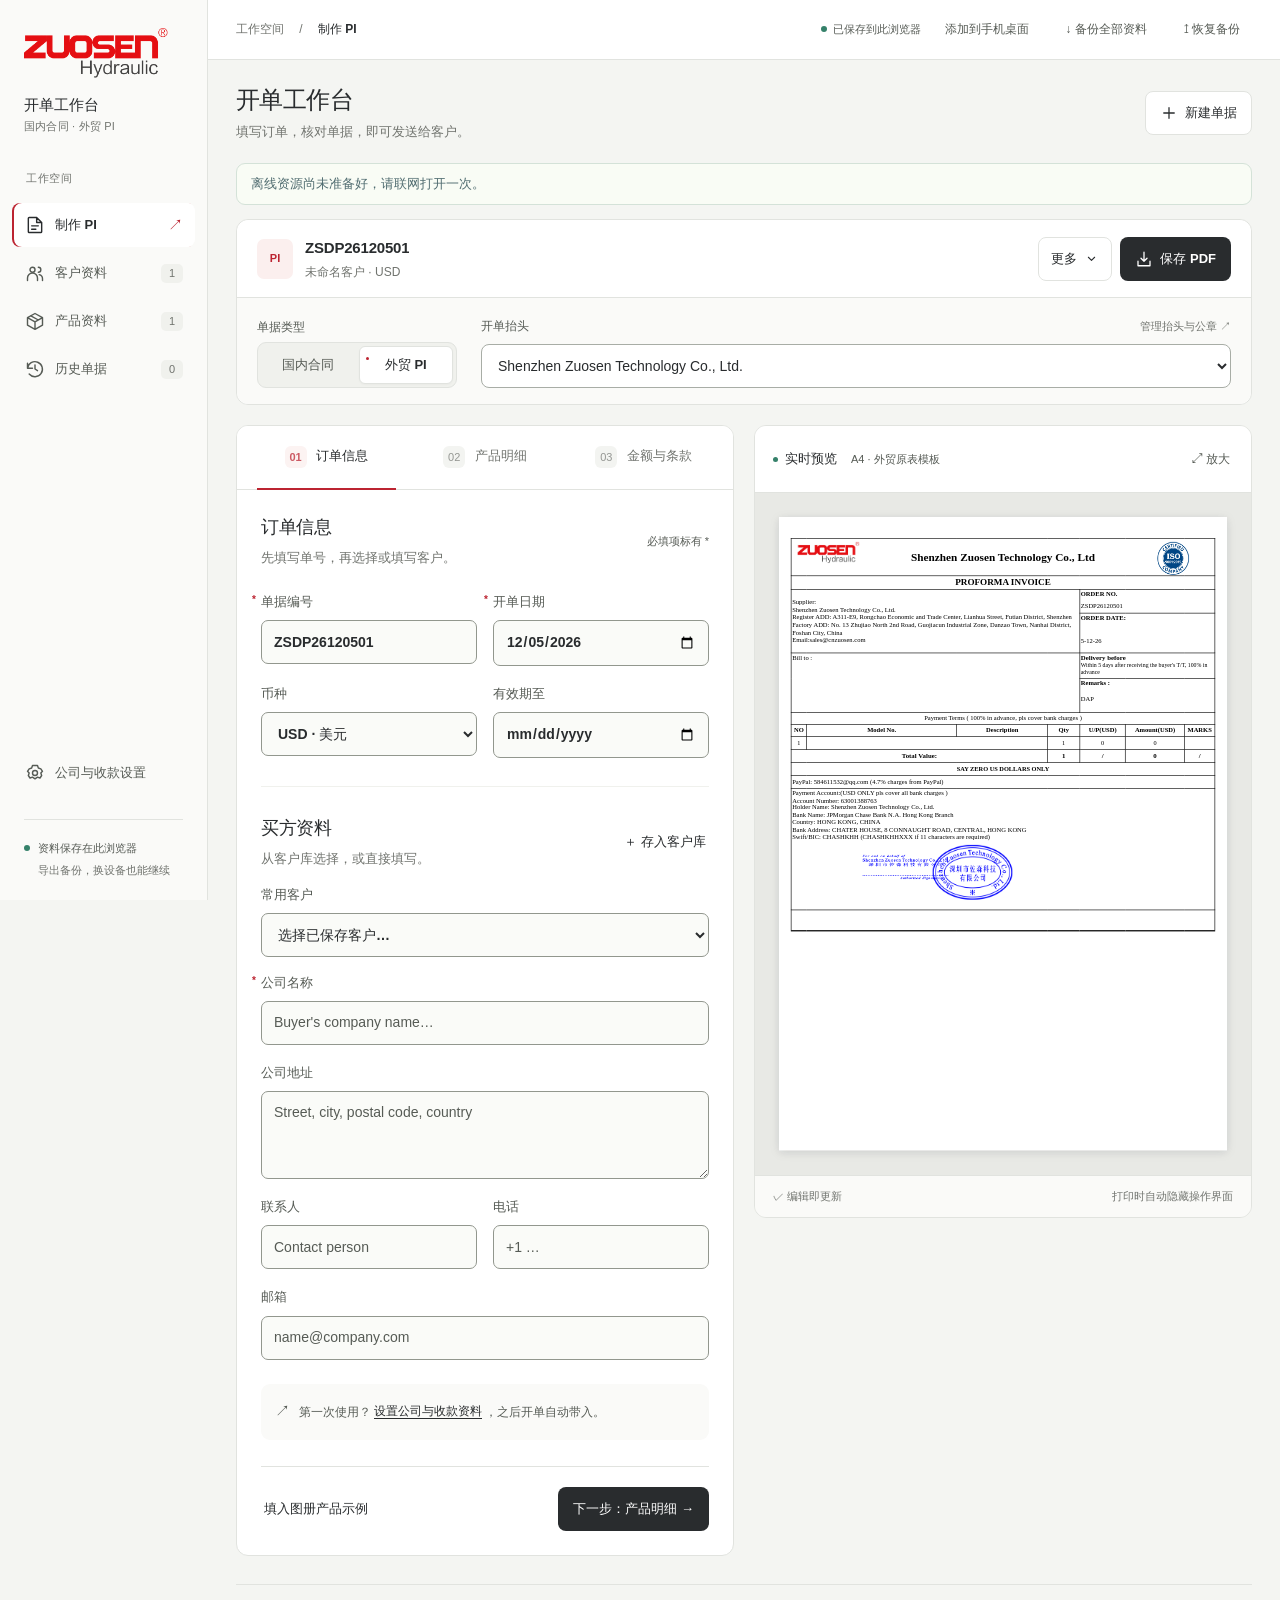
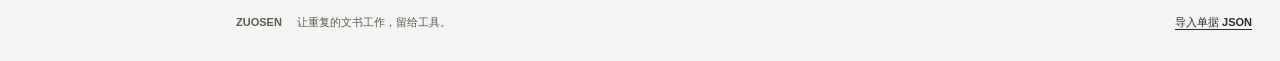
<file: index.html>
<!doctype html>
<html lang="zh-CN">
<head>
  <meta charset="utf-8">
  <meta name="viewport" content="width=device-width, initial-scale=1, viewport-fit=cover">
  <meta name="theme-color" content="#fafaf8">
  <meta name="description" content="快速制作专业形式发票。实时预览、自动计算、Excel 导出和 PDF 打印，资料保存在本机。">
  <title>ZUOSEN · 国内合同与外贸 PI</title>
  <link rel="icon" href="./assets/zuosen-brand-square.jpg" type="image/jpeg">
  <link rel="manifest" href="./manifest.webmanifest">
  <link rel="apple-touch-icon" sizes="180x180" href="./assets/apple-touch-icon.png">
  <meta name="apple-mobile-web-app-capable" content="yes">
  <meta name="apple-mobile-web-app-status-bar-style" content="default">
  <meta name="apple-mobile-web-app-title" content="ZUOSEN PI">
  <meta name="mobile-web-app-capable" content="yes">
  <link rel="stylesheet" href="./install.css?v=20261011-1">
  <link rel="stylesheet" href="./styles.css?v=20261011-1">
  <link rel="stylesheet" href="./mobile.css?v=20261011-1">
  <link rel="stylesheet" href="./template.css?v=20261011-1">
  <link rel="stylesheet" href="./domestic.css?v=20261011-1">
  <link rel="stylesheet" href="./studio-ui.css?v=20261011-1">
  <script defer src="./pi-utils.js?v=20261011-1"></script>
  <script defer src="./domestic-template.js?v=20261011-1"></script>
  <script defer src="./pi-pdf.js?v=20261011-1"></script>
  <script defer src="./app.js?v=20261011-1"></script>
  <script defer src="./offline.js?v=20261011-1"></script>
  <script defer src="./install.js?v=20261011-1"></script>
</head>
<body>
  <a class="skip-link" href="#main">跳到主要内容</a>
  <header class="mobile-header mobile-only no-print"><div class="mobile-header-brand"><span class="mobile-brand-mark"><img width="105" height="36" src="./assets/zuosen-logo-transparent.png" alt="ZUOSEN Hydraulic"></span><div><strong id="mobile-header-title">开单工作台</strong><span id="mobile-header-status">草稿自动保存在本机</span></div></div><button class="mobile-more-button" id="mobile-more" aria-label="更多操作" aria-haspopup="dialog"><svg viewBox="0 0 24 24" aria-hidden="true"><circle cx="5" cy="12" r="1.5"/><circle cx="12" cy="12" r="1.5"/><circle cx="19" cy="12" r="1.5"/></svg></button></header>
  <aside class="sidebar no-print">
    <a class="brand" href="#editor" data-view="editor" aria-label="ZUOSEN 开单工作台首页"><span class="brand-logo"><img width="150" height="52" src="./assets/zuosen-logo-transparent.png" alt="ZUOSEN Hydraulic"></span><span class="brand-caption">开单工作台<small>国内合同 · 外贸 PI</small></span></a>
    <div class="nav-caption">工作空间</div>
    <nav aria-label="主要导航">
      <button class="nav-item active" data-view="editor"><span class="nav-icon" aria-hidden="true"><svg viewBox="0 0 24 24" aria-hidden="true"><path d="M14 3H5a1 1 0 0 0-1 1v16a1 1 0 0 0 1 1h14a1 1 0 0 0 1-1V9zM14 3v6h6M8 13h8M8 17h5"/></svg></span>制作 PI<span class="nav-arrow">↗</span></button>
      <button class="nav-item" data-view="customers"><span class="nav-icon" aria-hidden="true"><svg viewBox="0 0 24 24" aria-hidden="true"><circle cx="9" cy="8" r="3"/><path d="M3 21v-3a6 6 0 0 1 12 0v3M16 5a3 3 0 0 1 0 6M17 14a5 5 0 0 1 4 5v2"/></svg></span>客户资料<span class="nav-count" id="customer-count">0</span></button>
      <button class="nav-item" data-view="products"><span class="nav-icon" aria-hidden="true"><svg viewBox="0 0 24 24" aria-hidden="true"><path d="m12 3 9 5-9 5-9-5zM3 8v9l9 5 9-5V8M12 13v9M7 5.8l9 5"/></svg></span>产品资料<span class="nav-count" id="product-count">0</span></button>
      <button class="nav-item" data-view="history"><span class="nav-icon" aria-hidden="true"><svg viewBox="0 0 24 24" aria-hidden="true"><path d="M3 11a9 9 0 1 1 2 7M3 5v6h6M12 7v5l3 2"/></svg></span>历史单据<span class="nav-count" id="history-count">0</span></button>
    </nav>
    <div class="sidebar-bottom">
      <button class="nav-item" data-view="settings"><span class="nav-icon" aria-hidden="true"><svg viewBox="0 0 24 24" aria-hidden="true"><circle cx="12" cy="12" r="3"/><path d="m9 3-1 3-3 1-2 3 2 2-1 3 2 3 3-1 3 2 3-2 3 1 2-3-1-3 2-2-2-3-3-1-1-3z"/></svg></span>公司与收款设置</button>
      <div class="local-note"><span class="status-dot"></span><div>资料保存在此浏览器<small>导出备份，换设备也能继续</small></div></div>
    </div>
  </aside>

  <div class="workspace">
    <header class="topbar no-print"><div class="breadcrumb">工作空间 <span>/</span> <strong id="breadcrumb-current">制作 PI</strong></div><div class="topbar-right"><span id="save-status" class="save-status" role="status"><span class="status-dot"></span>准备就绪</span><button class="button small ghost" type="button" data-install-app><span data-install-label>添加到手机桌面</span></button><button class="button small ghost" id="backup-all">↓ 备份全部资料</button><button class="button small ghost" id="restore-all">↥ 恢复备份</button></div></header>
    <main id="main">
      <section id="view-editor" class="view active">
        <div class="page-heading no-print"><div><h1>开单工作台</h1><p>填写订单，核对单据，即可发送给客户。</p></div><button class="button secondary" id="new-invoice"><svg class="ui-icon" viewBox="0 0 24 24" aria-hidden="true"><path d="M12 5v14M5 12h14"/></svg>新建单据</button></div>
        <p class="offline-readiness no-print" id="offline-readiness" role="status" aria-live="polite" hidden></p>
        <div class="document-header no-print">
        <div class="action-bar no-print"><div class="document-name"><span class="doc-badge">PI</span><div><strong id="document-number">新建形式发票</strong><span id="document-subtitle">未命名客户 · USD</span></div></div><div class="action-buttons"><details class="document-tools" id="document-tools"><summary class="button secondary" aria-label="更多单据操作">更多<svg class="ui-icon" viewBox="0 0 24 24" aria-hidden="true"><path d="m7 10 5 5 5-5"/></svg></summary><div class="document-tools-menu" aria-label="单据操作"><button class="button secondary" id="save-invoice">保存到历史</button><button class="button secondary" id="export-excel"><svg class="ui-icon" viewBox="0 0 24 24" aria-hidden="true"><path d="M12 3v12m-4-4 4 4 4-4M4 15v6h16v-6"/></svg>Excel</button><button class="button secondary" id="print-invoice"><svg class="ui-icon" viewBox="0 0 24 24" aria-hidden="true"><path d="M6 9V3h12v6M6 18H3V9h18v9h-3M6 14h12v7H6zM17 11h1"/></svg>打印</button><button class="button ghost" id="export-json" title="保存当前 PI 数据，可在其他设备导入"><svg class="ui-icon" viewBox="0 0 24 24" aria-hidden="true"><path d="M14 3H5v18h14V8zM14 3v5h5M12 11v7m-3-3 3 3 3-3"/></svg>单据备份</button></div></details><button class="button primary" id="save-local" title="直接下载含公章的 A4 PDF 文件"><svg class="ui-icon" viewBox="0 0 24 24" aria-hidden="true"><path d="M12 3v12m-4-4 4 4 4-4M4 15v6h16v-6"/></svg>保存 PDF</button></div></div>
        <section class="document-context no-print" aria-label="单据类型与开单抬头">
          <div class="market-field"><span>单据类型</span><div class="market-switch" role="group" aria-label="选择国内或外贸"><button type="button" class="market-option" data-market="domestic" aria-pressed="false">国内合同<span>人民币 · 中文</span></button><button type="button" class="market-option" data-market="international" aria-pressed="true">外贸 PI<span>外币 · 英文</span></button></div></div>
          <details class="company-context" id="issuer-details" open><summary class="issuer-summary mobile-only"><span>开单抬头</span><strong id="issuer-summary-name">当前公司</strong></summary><div class="company-select-row"><div class="company-label-row"><label for="company-profile-select">开单抬头</label><button type="button" class="text-button" id="manage-company-profiles">管理抬头与公章 <span aria-hidden="true">↗</span></button></div><select id="company-profile-select" name="companyProfile" aria-describedby="company-context-note"></select></div><p class="company-context-note" id="company-context-note">抬头与公章对应保存，每份单据都可单独调整。</p></details>
        </section>
        </div>
        <div class="editor-layout">
          <section class="editor-panel no-print" aria-label="PI 编辑表单">
            <div class="editor-tabs" role="tablist" aria-label="编辑步骤">
              <button class="editor-tab active" id="tab-order" role="tab" aria-selected="true" aria-controls="panel-order" data-panel="order"><span>01</span> 订单信息</button>
              <button class="editor-tab" id="tab-items" role="tab" aria-selected="false" aria-controls="panel-items" data-panel="items"><span>02</span> 产品明细</button>
              <button class="editor-tab" id="tab-terms" role="tab" aria-selected="false" aria-controls="panel-terms" data-panel="terms"><span>03</span> 金额与条款</button>
              <button class="editor-tab mobile-only" id="tab-preview" role="tab" aria-selected="false" aria-controls="invoice-preview-panel" data-panel="preview"><span>04</span> 预览</button>
            </div>

            <div id="panel-order" class="editor-content tab-panel active" role="tabpanel" aria-labelledby="tab-order">
              <div class="section-title"><div><h2>订单信息</h2><p>先填写单号，再选择或填写客户。</p></div><span class="subtle-tag">必填项标有 *</span></div>
              <div class="form-grid order-meta-grid">
                <label class="meta-number">单据编号 <span class="required">*</span><input data-field="meta.number" autocomplete="off" placeholder="例：PI20261009-001" maxlength="100"></label>
                <label>开单日期 <span class="required">*</span><input data-field="meta.date" type="date"></label>
                <label>币种<select data-field="meta.currency"><option value="USD">USD · 美元</option><option value="EUR">EUR · 欧元</option><option value="CNY">CNY · 人民币</option><option value="GBP">GBP · 英镑</option></select></label>
                <details class="meta-extra-details" id="meta-extra-details" open><summary class="mobile-only">有效期 <span>选填</span></summary><label>有效期至<input data-field="meta.validUntil" type="date"></label></details>
              </div>
              <div class="section-divider"></div>
              <div class="section-title compact"><div><h2>买方资料</h2><p>从客户库选择，或直接填写。</p></div><button class="text-button" id="save-customer">＋ 存入客户库</button></div>
              <label class="full-label">常用客户<select id="customer-select"><option value="">选择已保存客户…</option></select></label>
              <div class="form-grid">
                <label class="span-2">公司名称 <span class="required">*</span><input data-field="buyer.name" placeholder="Buyer's company name" autocomplete="organization" maxlength="200"></label>
                <details class="buyer-details span-2" id="buyer-details" open><summary class="mobile-only">地址与联系方式 <span>选填</span></summary><div class="form-grid"><label class="span-2">公司地址<textarea data-field="buyer.address" placeholder="Street, city, postal code, country" rows="2" maxlength="2000"></textarea></label>
                <label>联系人<input data-field="buyer.contact" placeholder="Contact person" maxlength="200"></label>
                <label>电话<input data-field="buyer.phone" type="tel" placeholder="+1 …" maxlength="80"></label>
                <label class="span-2">邮箱<input data-field="buyer.email" type="email" placeholder="name@company.com" maxlength="254"></label></div></details>
              </div>
              <div class="info-note"><span>↗</span><div>第一次使用？<button class="inline-button" data-view="settings">设置公司与收款资料</button>，之后开单自动带入。</div></div>
              <div class="panel-footer"><button class="text-button" id="load-demo">填入图册产品示例</button><button class="button primary" data-next="items">下一步：产品明细 →</button></div>
            </div>

            <div id="panel-items" class="editor-content tab-panel" role="tabpanel" aria-labelledby="tab-items" hidden>
              <div class="section-title"><div><h2>产品明细</h2><p>数量 × 单价，金额自动计算。</p></div><button class="button small secondary" id="add-item">＋ 添加产品</button></div>
              <label class="full-label">从产品库添加<select id="product-select"><option value="">选择已保存产品…</option></select></label>
              <div id="items-editor"></div>
              <button class="add-item-area" id="add-item-bottom">＋ 再添加一项产品</button>
              <div class="items-summary"><span>产品小计 <small id="items-count">0 项</small></span><strong id="items-subtotal">USD 0.00</strong></div>
              <div class="panel-footer"><button class="button ghost" data-next="order">← 订单信息</button><button class="button primary" data-next="terms">下一步：金额与条款 →</button></div>
            </div>

            <div id="panel-terms" class="editor-content tab-panel" role="tabpanel" aria-labelledby="tab-terms" hidden>
              <div class="section-title"><div><h2>金额与条款</h2><p>确认费用、交付与付款约定。</p></div></div>
              <div class="form-grid">
                <label>运费<input data-field="adjustments.shipping" type="number" min="0" step="0.01" inputmode="decimal"></label>
                <label>其他费用<input data-field="adjustments.other" type="number" min="0" step="0.01" inputmode="decimal"></label>
                <label>折扣金额<input data-field="adjustments.discount" type="number" min="0" step="0.01" inputmode="decimal"></label>
                <label>订金比例（%）<input data-field="adjustments.depositPercent" type="number" min="0" max="100" step="0.01" inputmode="decimal"></label>
              </div>
              <div class="total-card"><div><span>订单总额</span><strong id="total-display">USD 0.00</strong></div><div class="deposit-breakdown"><span>订金 <b id="deposit-display">0.00</b></span><span>尾款 <b id="balance-display">0.00</b></span></div></div>
              <div class="form-grid">
                <label>贸易条款<select data-field="meta.incoterm"><option value="">请选择</option><option>EXW</option><option>FCA</option><option>FOB</option><option>CFR</option><option>CIF</option><option>CPT</option><option>CIP</option><option>DAP</option><option>DPU</option><option>DDP</option><option>FAS</option></select></label>
                <label>指定地点 / 港口<input data-field="meta.port" placeholder="例：DAP Berlin, Germany" maxlength="200"></label>
                <label class="span-2">交货期<input data-field="meta.leadTime" placeholder="例：Within 25 days after receipt of deposit" maxlength="200"></label>
                <label class="span-2">付款条款<textarea data-field="meta.paymentTerms" rows="3" placeholder="例：30% T/T deposit, 70% balance before shipment." maxlength="2000"></textarea></label>
                <label class="span-2">备注 / 其他约定<textarea data-field="notes" rows="3" placeholder="Packaging, warranty, shipping instructions…" maxlength="8000"></textarea></label>
              </div>
              <details class="bank-details"><summary>本单卖方与收款资料 <span>点击展开编辑</span></summary><div id="invoice-seller-fields" class="form-grid"></div><div id="invoice-bank-fields" class="form-grid"></div></details>
              <details class="bank-details" id="domestic-terms-details" hidden><summary>国内合同约定 <span>价税、验收与质保</span></summary><div id="invoice-domestic-fields" class="form-grid"></div></details>
              <div class="invoice-seal-control"><label for="invoice-seal-select">本单公章<select id="invoice-seal-select" name="invoiceSeal"></select></label><div class="invoice-seal-summary" id="invoice-seal-summary"></div><button type="button" class="text-button" id="manage-invoice-seal">替换公章图片 <span aria-hidden="true">↗</span></button></div>
              <div class="panel-footer"><button class="button ghost" data-next="items">← 产品明细</button><button class="button primary" id="finish-invoice">检查并保存 PDF →</button></div>
            </div>
            <div id="validation" class="validation" role="alert" hidden></div>
          </section>

          <section class="preview-panel" id="invoice-preview-panel" aria-label="PI 实时预览" tabindex="0">
            <div class="preview-toolbar no-print"><div><span class="live-dot"></span><strong>实时预览</strong><span class="preview-size">A4 · 原表模板 · 含公章</span></div><div class="preview-tools"><button class="text-button mobile-only" id="preview-zoom" aria-pressed="false">100% 阅读</button><button class="text-button" id="expand-preview">⤢ 放大</button></div></div>
            <div class="mobile-preview-hint mobile-only no-print" id="preview-hint">点「100% 阅读」查看细节，左右滑动单据。</div>
            <div class="preview-stage" id="preview-stage"><div id="invoice-viewport"><article id="invoice" class="invoice-paper" lang="en" aria-label="Proforma invoice"></article></div></div>
            <div class="preview-foot no-print"><span>✓ 编辑即更新</span><span>打印时自动隐藏操作界面</span></div>
          </section>
        </div>
        <aside class="install-card no-print" id="install-card" aria-label="手机桌面入口"><img width="36" height="36" src="./assets/pwa-icon-192.png" alt=""><div><strong>添加到手机桌面</strong><small>下次点 ZUOSEN 图标，直接开单</small></div><button class="button secondary" type="button" data-install-app aria-label="添加到手机桌面">添加</button></aside>
      </section>

      <section id="view-customers" class="view no-print" hidden></section>
      <section id="view-products" class="view no-print" hidden></section>
      <section id="view-history" class="view no-print" hidden></section>
      <section id="view-settings" class="view no-print" hidden></section>
      <footer class="workspace-footer no-print"><span translate="no">ZUOSEN</span><span>让重复的文书工作，留给工具。</span><button class="inline-button" id="import-invoice">导入单据 JSON</button></footer>
    </main>
  </div>

  <div class="mobile-action-dock mobile-only no-print" id="mobile-dock"><div class="mobile-dock-total"><small>订单总额</small><strong id="mobile-total">USD 0.00</strong><span id="mobile-step-label">第 1 / 4 步</span></div><button class="button secondary" id="mobile-preview-btn">预览</button><button class="button primary" id="mobile-next">下一步 →</button></div>
  <nav class="mobile-nav mobile-only no-print" aria-label="手机工作区导航">
    <button class="mobile-nav-item active" data-view="editor"><svg viewBox="0 0 24 24" aria-hidden="true"><path d="M14 3H5a1 1 0 0 0-1 1v16a1 1 0 0 0 1 1h14a1 1 0 0 0 1-1V9zM14 3v6h6M8 13h8M8 17h5"/></svg><span>制作</span></button>
    <button class="mobile-nav-item" data-view="customers"><svg viewBox="0 0 24 24" aria-hidden="true"><circle cx="9" cy="8" r="3"/><path d="M3 21v-3a6 6 0 0 1 12 0v3M16 5a3 3 0 0 1 0 6M17 14a5 5 0 0 1 4 5v2"/></svg><span>客户</span></button>
    <button class="mobile-nav-item" data-view="products"><svg viewBox="0 0 24 24" aria-hidden="true"><path d="m12 3 9 5-9 5-9-5zM3 8v9l9 5 9-5V8M12 13v9M7 5.8l9 5"/></svg><span>产品</span></button>
    <button class="mobile-nav-item" data-view="history"><svg viewBox="0 0 24 24" aria-hidden="true"><path d="M3 11a9 9 0 1 1 2 7M3 5v6h6M12 7v5l3 2"/></svg><span>历史</span></button>
    <button class="mobile-nav-item" data-view="settings"><svg viewBox="0 0 24 24" aria-hidden="true"><circle cx="12" cy="12" r="3"/><path d="m9 3-1 3-3 1-2 3 2 2-1 3 2 3 3-1 3 2 3-2 3 1 2-3-1-3 2-2-2-3-3-1-1-3z"/></svg><span>设置</span></button>
  </nav>

  <dialog id="mobile-sheet" class="bottom-sheet no-print" aria-labelledby="mobile-sheet-title"><div class="sheet-heading"><div><h2 id="mobile-sheet-title">单据操作</h2><p>你的资料仅保存在此浏览器</p></div><button class="icon-button" id="close-mobile-sheet" aria-label="关闭操作菜单">×</button></div><div class="sheet-action-list">
    <button class="sheet-action" type="button" data-install-app><svg viewBox="0 0 24 24" aria-hidden="true"><path d="M15 21H5V3h10v5M9 18h2M19 10v8M15 14h8"/></svg><div><strong data-install-label>添加到手机桌面</strong><small>使用 ZUOSEN 图标，从桌面直接开单</small></div><span>›</span></button>
    <button class="sheet-action" data-mobile-action="local"><svg viewBox="0 0 24 24" aria-hidden="true"><path d="M12 3v12m-4-4 4 4 4-4M4 15v6h16v-6"/></svg><div><strong>保存到本地</strong><small>直接下载含公章的 A4 PDF 文件</small></div><span>›</span></button>
    <button class="sheet-action" data-mobile-action="print"><svg viewBox="0 0 24 24" aria-hidden="true"><path d="M6 9V3h12v6M6 18H3V9h18v9h-3M6 14h12v7H6zM17 11h1"/></svg><div><strong>打印 / 保存 PDF</strong><small>系统打印中选择「另存为 PDF」</small></div><span>›</span></button>
    <button class="sheet-action" data-mobile-action="share"><svg viewBox="0 0 24 24" aria-hidden="true"><path d="M12 15V3m-4 4 4-4 4 4M5 11v10h14V11"/></svg><div><strong>分享 Excel 文件</strong><small>通过手机系统分享发送单据</small></div><span>›</span></button>
    <button class="sheet-action" data-mobile-action="excel"><svg viewBox="0 0 24 24" aria-hidden="true"><path d="M14 3H5v18h14V8zM14 3v5h5M8 12l6 6m0-6-6 6"/></svg><div><strong>下载 Excel</strong><small>可继续编辑的 .xlsx 文件</small></div><span>›</span></button>
    <button class="sheet-action" data-mobile-action="save"><svg viewBox="0 0 24 24" aria-hidden="true"><path d="M19 21H3V3h14l4 4v14zM7 3v6h9V3M7 21v-8h10v8"/></svg><div><strong>保存到历史</strong><small>按单据编号保存，随时重新打开</small></div><span>›</span></button>
    <button class="sheet-action" data-mobile-action="new"><svg viewBox="0 0 24 24" aria-hidden="true"><path d="M12 5v14M5 12h14"/></svg><div><strong>新建 PI</strong><small>带入默认公司、收款和付款条款</small></div><span>›</span></button>
    <button class="sheet-action" data-mobile-action="demo"><svg viewBox="0 0 24 24" aria-hidden="true"><path d="m8 4 12 8-12 8z"/></svg><div><strong>体验图册产品示例</strong><small>虚构客户 + 图册液压泵，价格待填</small></div><span>›</span></button>
    <div class="sheet-divider"></div>
    <button class="sheet-action" data-mobile-action="backup"><svg viewBox="0 0 24 24" aria-hidden="true"><path d="M12 3v12m-4-4 4 4 4-4M4 15v6h16v-6"/></svg><div><strong>备份全部资料</strong><small>换手机前先导出，包含客户和单据</small></div><span>›</span></button>
    <button class="sheet-action" data-mobile-action="restore"><svg viewBox="0 0 24 24" aria-hidden="true"><path d="M12 16V4m-4 4 4-4 4 4M4 15v6h16v-6"/></svg><div><strong>恢复全部备份</strong><small>导入 PI Studio JSON 备份</small></div><span>›</span></button>
    <button class="sheet-action" data-mobile-action="import"><svg viewBox="0 0 24 24" aria-hidden="true"><path d="M14 3H5v18h14V8zM14 3v5h5M3 13h10m-3-3 3 3-3 3"/></svg><div><strong>导入单份 PI</strong><small>打开之前导出的单据 JSON</small></div><span>›</span></button>
    <button class="sheet-action" data-mobile-action="invoice-backup"><svg viewBox="0 0 24 24" aria-hidden="true"><path d="M14 3H5v18h14V8zM14 3v5h5M12 11v7m-3-3 3 3 3-3"/></svg><div><strong>备份当前 PI</strong><small>单份 JSON，可换设备接着编辑</small></div><span>›</span></button>
  </div></dialog>

  <dialog id="edit-dialog" class="edit-dialog no-print" aria-labelledby="dialog-title"><form id="dialog-form"><div class="dialog-heading"><h2 id="dialog-title">编辑资料</h2><button class="icon-button" type="button" id="close-dialog" aria-label="关闭">×</button></div><div id="dialog-fields" class="form-grid"></div><div class="dialog-actions"><button class="button secondary" type="button" id="cancel-dialog">取消</button><button class="button primary" type="submit">保存资料</button></div></form></dialog>
  <dialog id="confirm-dialog" class="confirm-dialog no-print" aria-labelledby="confirm-title" aria-describedby="confirm-message"><h2 id="confirm-title"></h2><p id="confirm-message"></p><div class="dialog-actions"><button class="button secondary" id="confirm-cancel">取消</button><button class="button primary" id="confirm-ok">确定</button></div></dialog>
  <dialog id="install-help" class="no-print" aria-labelledby="install-title" aria-describedby="install-description"><div class="install-heading"><img width="52" height="52" src="./assets/pwa-icon-192.png" alt="ZUOSEN"><div><h2 id="install-title">添加到手机桌面</h2><small>ZUOSEN PI · 开单工作台</small></div><button type="button" class="icon-button" id="install-close" aria-label="关闭安装说明">×</button></div><p id="install-description"></p><ol id="install-steps"></ol><label class="install-link-label" for="install-url">网站链接<input id="install-url" name="installURL" type="url" readonly autocomplete="off" spellcheck="false"></label><div class="install-actions"><button class="button primary" id="install-native" type="button" hidden>打开安装窗口</button><button class="button secondary" id="install-copy" type="button">复制网站链接</button></div><p id="install-copy-status" role="status" aria-live="polite"></p><p id="install-offline-state" role="status" aria-live="polite"></p></dialog>
  <div id="toast" class="toast no-print" role="status" aria-live="polite" hidden></div>
  <input type="file" id="json-file" accept=".json,application/json" hidden>
</body>
</html>
</file>
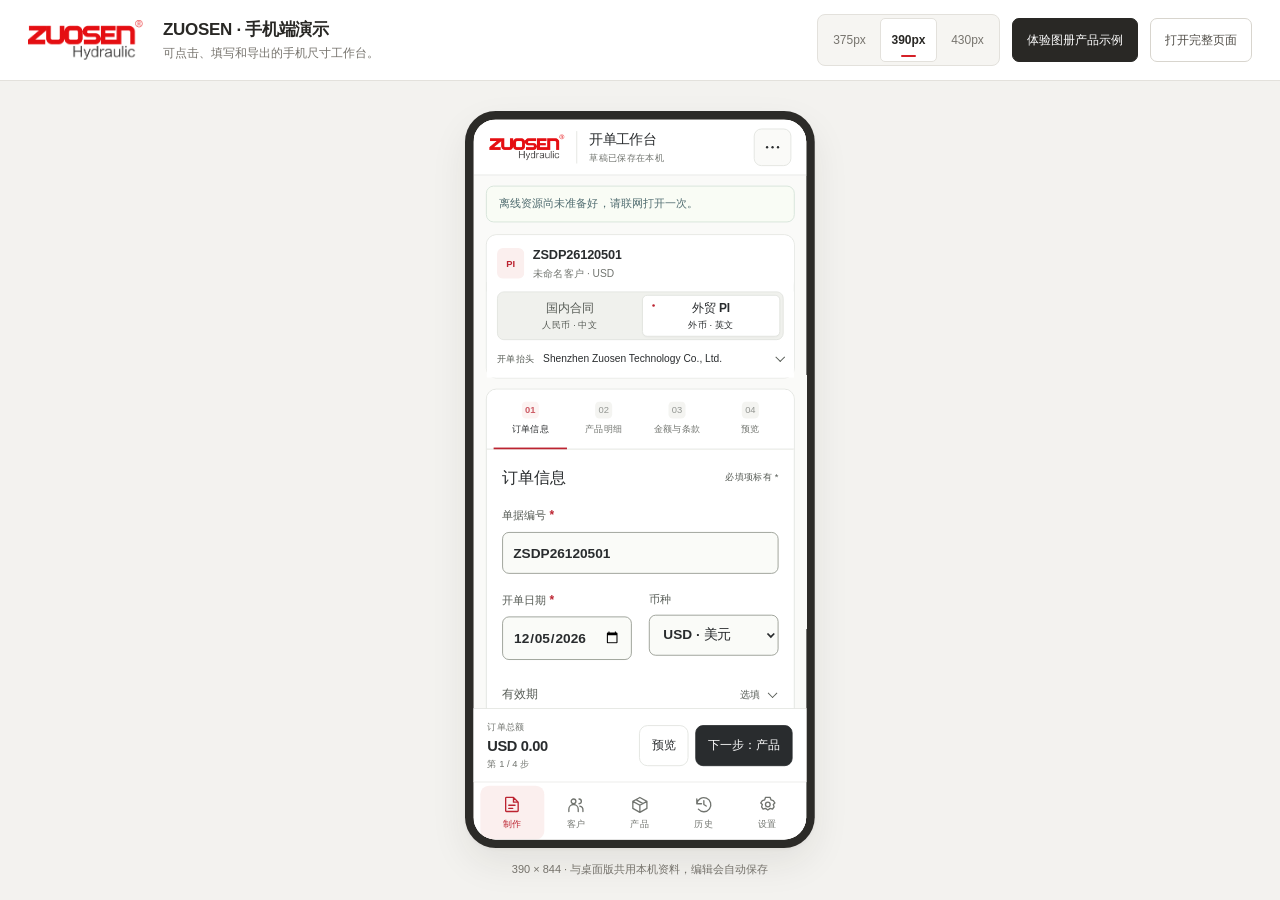
<file: mobile-demo.html>
<!doctype html>
<html lang="zh-CN">
<head>
  <meta charset="utf-8">
  <meta name="viewport" content="width=device-width, initial-scale=1">
  <meta name="theme-color" content="#faf9f6">
  <link rel="manifest" href="./manifest.webmanifest">
  <link rel="apple-touch-icon" sizes="180x180" href="./assets/apple-touch-icon.png">
  <script defer src="./offline.js?v=20261011-1"></script>
  <title>ZUOSEN · 手机端演示</title>
  <link rel="icon" href="./assets/zuosen-brand-square.jpg" type="image/jpeg">
  <style>
    :root {
      --paper: #fff;
      --canvas: #f3f2ef;
      --ink: #292825;
      --muted: #77746e;
      --line: #e3e1dc;
      --soft: #f6f5f2;
      --brand: #d52027;
    }
    * { box-sizing: border-box; }
    html, body { margin: 0; min-height: 100%; font-family: -apple-system, BlinkMacSystemFont, "Segoe UI", "PingFang SC", "Microsoft YaHei", sans-serif; color: var(--ink); background: var(--canvas); }
    body { height: 100dvh; display: flex; flex-direction: column; }
    ::selection { color: var(--ink); background: #eee4df; }
    button, a { font: inherit; touch-action: manipulation; -webkit-tap-highlight-color: transparent; }
    button { cursor: pointer; }
    button:focus-visible, a:focus-visible { outline: 3px solid #8a7564; outline-offset: 3px; }
    header { display: flex; align-items: center; justify-content: space-between; gap: 24px; background: var(--paper); border-bottom: 1px solid var(--line); padding: 14px 28px; flex-shrink: 0; }
    .title { min-width: 0; display: grid; grid-template-columns: 115px minmax(0, 1fr); gap: 0 20px; align-items: center; }
    .title > img { grid-row: span 2; object-fit: contain; }
    .title p { grid-column: 2; }
    h1 { font-size: 17px; line-height: 1.4; margin: 0; font-weight: 650; letter-spacing: -.3px; }
    .title p { font-size: 12px; color: var(--muted); margin: 4px 0 0; }
    .controls { display: flex; align-items: center; gap: 12px; flex-wrap: wrap; }
    .sizes { display: flex; padding: 3px; border: 1px solid var(--line); border-radius: 8px; background: var(--soft); gap: 2px; }
    .sizes button { position: relative; min-width: 57px; min-height: 44px; border: 1px solid transparent; border-radius: 5px; background: transparent; color: var(--muted); font-size: 12px; font-variant-numeric: tabular-nums; transition: background-color 140ms ease, color 140ms ease; }
    .sizes button[aria-pressed=true] { border-color: var(--line); background: var(--paper); color: var(--ink); font-weight: 600; }
    .sizes button[aria-pressed=true]::after { content: ""; position: absolute; right: 20px; bottom: 4px; left: 20px; height: 2px; border-radius: 1px; background: var(--brand); }
    .action { display: inline-flex; align-items: center; justify-content: center; min-height: 44px; border-radius: 7px; padding: 10px 14px; border: 1px solid #d8d5ce; background: var(--paper); color: #514e48; text-decoration: none; font-size: 12px; font-weight: 550; white-space: nowrap; transition: background-color 140ms ease, border-color 140ms ease; }
    .action.primary { background: var(--ink); color: var(--paper); border-color: var(--ink); }
    .stage { min-height: 0; flex: 1; display: flex; flex-direction: column; align-items: center; justify-content: center; padding: 24px 24px 16px; overflow: auto; }
    .device-space { position: relative; flex-shrink: 0; }
    .device { position: absolute; top: 0; left: 0; background: #2c2b28; padding: 10px; border-radius: 36px; transform-origin: top left; box-shadow: 0 2px 4px #27241f0a, 0 18px 44px #27241f14; }
    .device iframe { display: block; border: 0; border-radius: 26px; background: var(--soft); }
    .caption { font-size: 11px; color: var(--muted); text-align: center; margin: 13px 0 0; line-height: 1.5; flex-shrink: 0; font-variant-numeric: tabular-nums; }
    #demo-message { position: fixed; bottom: 20px; left: 50%; transform: translateX(-50%); max-width: 90vw; padding: 12px 18px; background: var(--ink); color: var(--paper); font-size: 12px; border-radius: 8px; z-index: 2; }
    button:active, .action:active { transform: translateY(1px); }
    [hidden] { display: none !important; }
    @media (hover: hover) and (pointer: fine) {
      .action:hover { background: var(--soft); border-color: #bab6ad; }
      .action.primary:hover { background: #44413c; border-color: #44413c; }
      .sizes button:not([aria-pressed=true]):hover { background: #ebe9e3; color: var(--ink); }
    }
    @media (max-width: 760px) {
      header { align-items: flex-start; flex-direction: column; padding: 16px; gap: 12px; }
      .title { gap: 0 16px; }
      .controls { width: 100%; gap: 8px; }
      .sizes button { min-width: 46px; }
      .sizes button[aria-pressed=true]::after { right: 16px; left: 16px; }
      .action { padding: 10px; font-size: 11px; }
      .stage { padding: 16px 12px 12px; }
      .title p { font-size: 11px; }
      .caption { max-width: 300px; }
      .device { box-shadow: 0 2px 4px #27241f0a, 0 10px 24px #27241f14; }
    }
    @media (prefers-reduced-motion: reduce) {
      * { transition: none !important; }
    }
  </style>
</head>
<body>
  <header>
    <div class="title"><img width="115" height="40" src="./assets/zuosen-logo-transparent.png" alt="ZUOSEN Hydraulic"><h1>ZUOSEN · 手机端演示</h1><p>可点击、填写和导出的手机尺寸工作台。</p></div>
    <div class="controls">
      <div class="sizes" role="group" aria-label="手机屏幕宽度">
        <button data-size="375" aria-pressed="false">375px</button>
        <button data-size="390" aria-pressed="true">390px</button>
        <button data-size="430" aria-pressed="false">430px</button>
      </div>
      <button class="action primary" id="try-demo">体验图册产品示例</button>
      <a class="action" href="./index.html" target="_blank" rel="noopener">打开完整页面</a>
    </div>
  </header>
  <main class="stage" id="stage">
    <div class="device-space" id="device-space"><div class="device" id="device"><iframe id="phone-app" src="./index.html?v=20261011-1" title="PI Studio 手机端，可直接操作" width="390" height="844" allow="web-share"></iframe></div></div>
    <p class="caption" id="size-caption" role="status">390 × 844 · 与桌面版共用本机资料，编辑会自动保存</p>
  </main>
  <div id="demo-message" role="status" hidden></div>
  <script>
    (()=>{
      const frame=document.getElementById('phone-app'),device=document.getElementById('device'),space=document.getElementById('device-space'),stage=document.getElementById('stage'),caption=document.getElementById('size-caption');
      const sizes={375:812,390:844,430:932};let width=390,height=844,timer;
      function fit(){
        const style=getComputedStyle(stage),availableWidth=stage.clientWidth-parseFloat(style.paddingLeft)-parseFloat(style.paddingRight),availableHeight=stage.clientHeight-parseFloat(style.paddingTop)-parseFloat(style.paddingBottom)-42;
        const scale=Math.min(1,Math.max(.2,availableWidth/(width+20)),Math.max(.2,availableHeight/(height+20)));
        frame.style.width=width+'px';frame.style.height=height+'px';frame.width=width;frame.height=height;
        device.style.width=(width+20)+'px';device.style.height=(height+20)+'px';device.style.transform=`scale(${scale})`;
        space.style.width=((width+20)*scale)+'px';space.style.height=((height+20)*scale)+'px';
        caption.textContent=`${width} × ${height} · 与桌面版共用本机资料，编辑会自动保存`;
      }
      document.querySelectorAll('[data-size]').forEach(button=>button.addEventListener('click',()=>{
        width=Number(button.dataset.size);height=sizes[width];document.querySelectorAll('[data-size]').forEach(other=>other.setAttribute('aria-pressed',String(other===button)));fit();
      }));
      document.getElementById('try-demo').addEventListener('click',()=>{
        try{const button=frame.contentDocument?.getElementById('load-demo');if(!button)throw new Error('not ready');button.click();}
        catch(error){const message=document.getElementById('demo-message');message.textContent='请在手机界面右上角「更多」中选择「体验图册产品示例」。';message.hidden=false;clearTimeout(timer);timer=setTimeout(()=>message.hidden=true,5000);}
      });
      window.addEventListener('resize',fit);if(window.ResizeObserver)new ResizeObserver(fit).observe(stage);fit();
    })();
  </script>
</body>
</html>
</file>
<file: install.css>
@media screen {
  .install-card { display:none; }
  .offline-readiness { margin:0 0 14px; padding:10px 14px; border:1px solid #d4e2d8; border-radius:9px; background:#f9fcf5; color:#506c70; font-size:13px; line-height:1.6; }
  .offline-readiness[data-ready="true"] { color:#28644e; }
  #install-help { width:min(480px,calc(100vw - 32px)); max-height:calc(100dvh - 32px); padding:24px; border:1px solid #cddbd6; border-radius:16px; color:#173c4c; background:#fffefa; overflow-y:auto; overscroll-behavior:contain; }
  #install-help::backdrop { background:#102e3d70; }
  .install-heading { display:flex; align-items:center; gap:14px; margin-bottom:20px; }
  .install-heading img { width:52px; height:52px; border-radius:11px; }
  .install-heading h2 { margin:0; font-size:19px; line-height:1.4; }
  .install-heading small { display:block; margin-top:4px; color:#506c70; font-size:13px; }
  #install-close { margin-left:auto; flex-shrink:0; }
  #install-description { font-size:14px; line-height:1.7; color:#49666c; }
  #install-steps { padding-left:23px; font-size:15px; line-height:1.8; }
  #install-steps li { padding-left:4px; margin-block:12px; }
  .install-link-label { display:grid; gap:8px; margin-top:20px; font-size:13px; font-weight:600; }
  #install-url { width:100%; min-width:0; font-size:14px; font-weight:400; }
  .install-actions { display:flex; flex-wrap:wrap; gap:10px; margin-top:14px; }
  .install-actions .button { min-height:44px; }
  #install-copy-status { min-height:20px; margin:8px 0 0; font-size:13px; line-height:1.6; }
  #install-offline-state { padding-top:14px; border-top:1px solid #dbe5de; margin-bottom:0; font-size:13px; line-height:1.6; color:#506c70; }
  #install-offline-state[data-ready="true"] { color:#28644e; }
  @media(max-width:767px), (pointer:coarse) and (max-width:1024px) and (max-height:550px) {
    .install-card { display:flex; align-items:center; gap:12px; padding:12px 14px; margin-bottom:14px; border:1px solid #cfdfd4; border-radius:12px; background:#fffefa; }
    .install-card>img { width:36px; height:36px; border-radius:8px; }
    .install-card>div { flex:1; min-width:0; }
    .install-card strong { display:block; font-size:14px; line-height:1.5; }
    .install-card small { display:block; margin-top:2px; color:#506c70; font-size:12px; line-height:1.5; }
    .install-card .button { flex-shrink:0; min-height:44px; padding:10px 14px; }
    #install-help { padding:20px; }
    #install-url { font-size:16px; }
  }
}
</file>
<file: styles.css>
:root{--ink:#192d43;--muted:#7a8593;--line:#e5e9ee;--bg:#f5f7f9;--blue:#255fbe;--green:#477e6b;--sidebar:206px;--radius:12px;font-family:Inter,-apple-system,BlinkMacSystemFont,"Segoe UI","PingFang SC","Microsoft YaHei",sans-serif;color:var(--ink);background:var(--bg);font-synthesis:none}
*{box-sizing:border-box}body{margin:0;font-size:13px;line-height:1.5}button,input,textarea,select{font:inherit}button,a,input,textarea,select{-webkit-tap-highlight-color:transparent}button{cursor:pointer}a{color:inherit}button{color:inherit}button:disabled{opacity:.5;cursor:default}button:focus-visible,a:focus-visible,summary:focus-visible{outline:3px solid #75a8ed;outline-offset:3px}button{transition:background-color .15s,color .15s,box-shadow .15s}button:active{transform:translateY(1px)}[hidden]{display:none!important}.skip-link{position:fixed;left:20px;top:-60px;z-index:50;padding:12px;background:white}.skip-link:focus{top:12px}.sidebar{position:fixed;inset:0 auto 0 0;width:var(--sidebar);background:#172b43;color:#d6dfeb;padding:32px 17px;display:flex;flex-direction:column;z-index:20}.brand{display:flex;gap:12px;align-items:center;text-decoration:none;padding:0 8px;font-size:21px;font-weight:650;letter-spacing:-.5px;white-space:nowrap}.brand-icon{position:relative;display:inline-flex;align-items:center;font-family:Georgia,serif;font-style:italic;font-weight:normal;font-size:31px;letter-spacing:-3px;color:white}.brand-icon span{position:absolute;font-style:normal;color:#d6ef79;font-family:Arial,sans-serif;right:-5px;top:-9px;font-size:20px}.brand small{display:block;font-size:9px;font-weight:400;color:#8fa2b8;margin-top:3px;letter-spacing:1px}.nav-caption{font-size:10px;letter-spacing:1.5px;color:#8195ad;margin:48px 13px 14px}.nav-item{display:flex;align-items:center;width:100%;border:0;background:transparent;gap:12px;color:#9fb0c4;min-height:45px;border-radius:8px;padding:10px 12px;text-align:left;margin:3px 0;font-size:12px}.nav-item.active{background:#2a3e56;color:#fff}.nav-icon{font-size:19px;width:21px;text-align:center;font-weight:400}.nav-arrow{margin-left:auto;color:#d6ef79;font-size:15px}.nav-count{margin-left:auto;font-size:10px;background:#23384f;color:#a6b8cc;min-width:21px;text-align:center;padding:1px 5px;border-radius:5px}.sidebar-bottom{margin-top:auto}.local-note{display:flex;align-items:flex-start;gap:8px;font-size:10px;border-top:1px solid #304156;margin:25px 9px 0;padding-top:23px;color:#c0cddd}.status-dot,.live-dot{display:inline-block;border-radius:50%;width:6px;height:6px;background:#6ba68a;flex-shrink:0}.local-note .status-dot{margin-top:5px}.local-note small{display:block;color:#859bb4;font-size:9px;margin-top:5px}.sidebar-foot{color:#59718c;font-size:8px;letter-spacing:1.5px;margin:32px 10px 0}.workspace{margin-left:var(--sidebar)}.topbar{height:68px;border-bottom:1px solid var(--line);background:#fff;display:flex;align-items:center;justify-content:space-between;padding:0 32px}.breadcrumb{font-size:11px;color:#8994a0}.breadcrumb span{padding:0 12px;color:#b7bec8}.breadcrumb strong{font-weight:500;color:#425064}.topbar-right{display:flex;align-items:center;gap:13px}.save-status{display:flex;align-items:center;gap:6px;color:#87918e;font-size:10px;white-space:nowrap}main{padding:30px 32px 0;max-width:1800px;margin:auto}.page-heading{display:flex;align-items:center;justify-content:space-between;margin-bottom:25px}.eyebrow{font-size:8px;letter-spacing:2px;color:#8190a0;font-weight:600;margin-bottom:10px}h1{font-size:27px;font-weight:600;line-height:1.4;letter-spacing:-.7px;margin:0}h1 span{color:#759d67;margin-left:3px}.page-heading p{font-size:11px;color:var(--muted);margin:9px 0 0}.button{border:1px solid transparent;border-radius:7px;min-height:36px;padding:8px 14px;font-size:11px;font-weight:550;display:inline-flex;gap:7px;align-items:center;justify-content:center;white-space:nowrap}.button.primary{background:var(--blue);color:#fff;box-shadow:0 2px 3px #1e4c8d12}.button.secondary{background:white;border-color:#dce2e9;color:#42536a}.button.ghost{background:transparent;color:#6a778a}.button.small{min-height:29px;padding:5px 10px;font-size:10px}.text-button,.inline-button{background:none;border:0;color:var(--blue);font-size:11px;padding:2px 0;white-space:nowrap}.inline-button{text-decoration:underline;text-underline-offset:3px}.action-bar{display:flex;justify-content:space-between;align-items:center;gap:12px;padding:15px 18px;background:white;border:1px solid var(--line);border-radius:var(--radius);margin-bottom:20px}.document-name{display:flex;align-items:center;gap:10px;min-width:0}.doc-badge{border:1px solid #d6e1f4;background:#f0f5fe;color:#4579b9;font-size:10px;width:32px;height:38px;border-radius:5px;display:flex;align-items:center;justify-content:center;flex-shrink:0}.document-name strong{display:block;font-size:12px;font-weight:600;max-width:240px;overflow:hidden;text-overflow:ellipsis;white-space:nowrap}.document-name div>span{display:block;color:#929ba6;font-size:9px;margin-top:3px;max-width:250px;overflow:hidden;text-overflow:ellipsis;white-space:nowrap}.action-buttons{display:flex;gap:8px;flex-wrap:wrap}.editor-layout{display:grid;grid-template-columns:minmax(0,1.06fr) minmax(0,1fr);align-items:start;gap:20px}.editor-panel{border:1px solid var(--line);background:white;border-radius:var(--radius);overflow:hidden}.editor-tabs{display:flex;border-bottom:1px solid var(--line);padding:0 15px;gap:15px}.editor-tab{flex:1;border:0;border-bottom:2px solid transparent;color:#8b94a2;background:white;padding:18px 0 16px;font-size:11px;white-space:nowrap;margin-bottom:-1px}.editor-tab span{font-size:9px;margin-right:5px;opacity:.75}.editor-tab.active{border-bottom-color:#2c63b8;color:#2c63b8;font-weight:600}.editor-content{padding:25px}.section-title{display:flex;gap:12px;align-items:center;justify-content:space-between;margin-bottom:22px}.section-title h2{font-size:15px;letter-spacing:-.4px;margin:0;font-weight:600}.section-title p{font-size:10px;color:#939ca7;margin:5px 0 0}.section-title.compact{margin-bottom:16px}.subtle-tag{font-size:9px;color:#9ca5af;white-space:nowrap}.form-grid{display:grid;grid-template-columns:1fr 1fr;gap:15px 16px}.form-grid label,.full-label{display:flex;flex-direction:column;gap:7px;font-size:10px;color:#677585;font-weight:500;position:relative}.required{color:#b08964;font-size:10px;position:absolute;left:auto;top:0;transform:translateX(-9px)}input,textarea,select{width:100%;border:1px solid #e0e5eb;border-radius:6px;background:#fff;color:#263c54;padding:9px 11px;font-size:11px;min-height:37px;outline:none;transition:border-color .15s,box-shadow .15s}input:focus,textarea:focus,select:focus{border-color:#6e98d0;box-shadow:0 0 0 3px #2f6dc713}input::placeholder,textarea::placeholder{color:#b1b7c0;font-weight:400}textarea{resize:vertical;line-height:1.5;min-height:64px}input[type=number]{appearance:textfield;-moz-appearance:textfield}input::-webkit-inner-spin-button{opacity:1}select{cursor:pointer;padding-right:26px}input[type=date]{min-width:0}.span-2{grid-column:1/-1}.section-divider{height:1px;background:#eef0f4;margin:27px 0}.full-label{margin-bottom:16px}.info-note{display:flex;gap:9px;margin-top:23px;background:#f6f8fb;padding:12px;border-radius:7px;font-size:10px;color:#8994a2;line-height:1.8}.info-note>span{color:#6388b6;font-size:15px}.info-note .inline-button{font-size:10px;margin:0 3px}.panel-footer{border-top:1px solid #edf0f3;margin-top:25px;padding-top:19px;display:flex;align-items:center;justify-content:space-between;gap:12px}.preview-panel{background:#edf0f4;border:1px solid #e0e5eb;border-radius:var(--radius);position:sticky;top:20px;overflow:hidden}.preview-toolbar{display:flex;justify-content:space-between;align-items:center;padding:16px 18px;background:#f9fafb;border-bottom:1px solid #e1e6ec}.preview-toolbar>div{display:flex;align-items:center;gap:7px}.live-dot{width:5px;height:5px}.preview-toolbar strong{font-size:11px;font-weight:500}.preview-size{font-size:9px;color:#9aa4af;margin-left:7px}.preview-toolbar button{color:#738397;font-size:10px}.preview-stage{padding:21px;overflow:hidden;min-height:200px;background-color:#edf0f4;background-image:radial-gradient(#ced5df 0.6px,transparent .6px);background-size:9px 9px}#invoice-viewport{position:relative;margin:auto}.invoice-paper{width:720px;min-height:1018px;padding:42px 38px 35px;background:#fff;box-shadow:0 3px 16px #26364c10;transform-origin:top left;color:#243446;font-family:Arial,"PingFang SC","Microsoft YaHei",sans-serif;font-size:11px;line-height:1.55;overflow-wrap:anywhere}.invoice-top{display:flex;align-items:flex-start;justify-content:space-between;padding-bottom:20px;border-bottom:2px solid #22364d;gap:25px}.invoice-wordmark{display:flex;align-items:center;gap:11px;max-width:60%}.invoice-logo{max-width:100px;max-height:60px;object-fit:contain}.invoice-company{font-size:17px;font-weight:700;line-height:1.25;color:#22364d;white-space:pre-line}.invoice-type{text-align:right;font-size:22px;line-height:1.2;letter-spacing:1px;font-weight:700}.invoice-type small{display:block;font-size:8px;letter-spacing:1.7px;font-weight:400;color:#8996a5;margin-top:7px}.invoice-meta{display:flex;justify-content:space-between;padding:11px 0;margin-bottom:17px;color:#627386;font-size:9px;border-bottom:1px solid #e4e8ec;gap:10px}.invoice-meta b{color:#243446;font-weight:600}.invoice-parties{display:grid;grid-template-columns:1fr 1fr;gap:30px;margin-bottom:23px}.invoice-label{font-size:8px;color:#8a97a6;letter-spacing:1.4px;font-weight:600;margin-bottom:7px}.party-name{font-weight:700;font-size:12px;margin-bottom:4px;white-space:pre-line}.party-detail{font-size:10px;color:#627182;white-space:pre-line}.invoice-table{border-collapse:collapse;width:100%;font-size:10px;table-layout:fixed}.invoice-table th{background:#f1f4f7;color:#42546a;font-size:8px;letter-spacing:.4px;text-align:left;padding:10px 6px;border-top:1px solid #d9e1e9;border-bottom:1px solid #d9e1e9;line-height:1.5}.invoice-table td{padding:13px 6px;vertical-align:top;border-bottom:1px solid #e7ebef}.invoice-table .num{text-align:right;font-variant-numeric:tabular-nums}.invoice-table .center{text-align:center}.invoice-table .item-desc{font-weight:600;white-space:pre-line}.invoice-table .item-spec{font-size:9px;color:#7c8897;white-space:pre-line;margin-top:3px}.invoice-table .item-model{white-space:pre-line}.invoice-table .item-marks{white-space:pre-line;font-size:9px}.invoice-summary{display:flex;justify-content:space-between;gap:25px;margin-top:21px}.invoice-delivery{flex:1;color:#6c7b8a;font-size:9px}.invoice-delivery p{margin:0 0 7px;white-space:pre-line}.invoice-delivery b{color:#34495f}.invoice-totals{width:235px;flex-shrink:0;font-size:10px}.invoice-totals>div{display:flex;justify-content:space-between;gap:12px;padding:4px 0}.invoice-totals>div span:last-child{font-variant-numeric:tabular-nums;white-space:nowrap}.invoice-totals .grand-total{border-top:1px solid #263e56;border-bottom:1px solid #e4e8ed;font-size:14px;font-weight:700;margin:8px 0;padding:10px 0;color:#1f426a}.invoice-terms{margin-top:27px;padding-top:15px;border-top:1px solid #e3e8ed}.invoice-terms p{margin:5px 0 12px;font-size:10px;white-space:pre-line;color:#596b7e}.invoice-bank{display:grid;grid-template-columns:1fr 1fr;gap:7px 20px;background:#f6f8fa;padding:14px;margin-top:19px;font-size:9px}.invoice-bank .invoice-label{grid-column:1/-1;margin-bottom:0}.invoice-bank>div:not(.invoice-label){white-space:pre-line;color:#56697e}.invoice-bank b{display:block;color:#30465d;font-size:8px;margin-bottom:2px;font-weight:500}.invoice-signatures{display:flex;justify-content:space-between;gap:45px;margin-top:45px;font-size:9px;color:#798696}.invoice-signatures>div{width:40%;border-top:1px solid #bcc7d2;padding-top:8px}.invoice-footer{margin-top:25px;padding-top:10px;border-top:1px solid #edf0f3;display:flex;justify-content:space-between;font-size:7px;letter-spacing:.6px;color:#a7b0ba}.placeholder-text{color:#b6bec8}.preview-foot{padding:12px 18px;display:flex;justify-content:space-between;font-size:8px;color:#8e9aa7;background:#f9fafb;border-top:1px solid #e1e6ec}.preview-expanded{position:fixed;inset:16px 8%;z-index:35;overflow:auto;max-height:calc(100vh - 32px);box-shadow:0 15px 100px #16294455}.preview-expanded .preview-stage{max-width:900px;margin:auto}.preview-expanded .preview-toolbar{position:sticky;top:0;z-index:2}.preview-expanded .preview-foot{display:none}.preview-backdrop{position:fixed;inset:0;background:#1428407a;z-index:34}.item-card{border:1px solid var(--line);border-radius:8px;margin-bottom:15px;padding:16px}.item-card-heading{display:flex;justify-content:space-between;align-items:center;margin-bottom:13px}.item-index{font-size:10px;font-weight:600;color:#567497}.item-card-actions{display:flex;gap:12px}.item-card-actions button{font-size:9px;color:#8591a0;background:none;border:0;padding:2px}.item-card .form-grid{gap:11px}.item-card .quantity-grid{display:grid;grid-template-columns:1fr .7fr 1.1fr;gap:10px;grid-column:1/-1}.line-total{display:flex;justify-content:space-between;font-size:10px;background:#f7f9fb;border-radius:5px;margin-top:13px;padding:8px 10px;color:#8592a0}.line-total strong{color:#415e7d;font-weight:600;font-variant-numeric:tabular-nums}.add-item-area{width:100%;border:1px dashed #ccd8e7;color:#52739a;background:#f9fbfd;border-radius:7px;padding:12px;font-size:11px}.items-summary{display:flex;justify-content:space-between;padding:19px 0 0;font-size:11px}.items-summary small{margin-left:8px;font-size:9px;color:#9aa4af}.items-summary strong{font-size:16px;font-variant-numeric:tabular-nums}.total-card{padding:18px 20px;background:#f2f6fc;border:1px solid #e3ebf8;border-radius:9px;margin:20px 0 24px}.total-card>div:first-child{display:flex;justify-content:space-between;align-items:center;font-size:11px;color:#5d7596}.total-card strong{font-size:24px;font-weight:600;font-variant-numeric:tabular-nums;letter-spacing:-.7px;color:#285a9e}.deposit-breakdown{display:flex;gap:25px;font-size:10px;color:#8496af;border-top:1px solid #e1e9f5;margin-top:12px;padding-top:12px;justify-content:flex-end}.deposit-breakdown b{color:#547297;margin-left:8px;font-weight:500}.bank-details{border:1px solid #e4e9ef;border-radius:7px;padding:12px 13px;margin-top:20px}.bank-details summary{cursor:pointer;font-size:11px;color:#627991}.bank-details summary span{font-size:9px;color:#9aa6b3;float:right}.bank-details .form-grid{margin-top:20px}.validation{margin:0 24px 23px;padding:12px 16px;background:#fff6ee;border:1px solid #ecd8c1;border-radius:7px;color:#9c6333;font-size:11px}.validation ul{margin:5px 0;padding-left:18px}.workspace-footer{display:flex;align-items:center;gap:15px;margin-top:28px;padding:18px 0;border-top:1px solid #e6eaef;color:#a3abb5;font-size:9px}.workspace-footer>span:first-child{font-weight:600;color:#7f8e9e}.workspace-footer button{margin-left:auto;font-size:9px}.empty-state{text-align:center;padding:70px 25px;background:white;border:1px solid var(--line);border-radius:12px}.empty-symbol{font-size:40px;font-weight:200;color:#a9bbd1;margin-bottom:14px}.empty-state h2{font-size:18px;font-weight:500;margin:0 0 10px}.empty-state p{font-size:12px;color:#8c98a6;margin-bottom:20px}.library-grid{display:grid;grid-template-columns:repeat(3,minmax(0,1fr));gap:18px}.library-card{background:white;border:1px solid var(--line);border-radius:11px;padding:23px;min-width:0}.library-card .card-badge{display:inline-flex;background:#f0f4fa;color:#6483a9;border-radius:7px;width:38px;height:38px;align-items:center;justify-content:center;font-size:15px;margin-bottom:17px}.library-card h2{font-size:15px;margin:0 0 7px;overflow-wrap:anywhere}.library-card p{font-size:11px;color:#909ca9;white-space:pre-line;margin:4px 0;overflow-wrap:anywhere}.card-meta{display:flex;justify-content:space-between;margin-top:16px;font-size:12px;color:#547299}.card-actions{border-top:1px solid #eef1f5;display:flex;align-items:center;gap:15px;padding-top:14px;margin-top:18px}.card-actions .delete-button{margin-left:auto;color:#a3aab4;font-size:10px}.library-search{max-width:350px;margin-bottom:22px;background:white}.settings-card{background:white;border:1px solid var(--line);border-radius:12px;padding:28px;max-width:830px;margin-bottom:20px}.settings-card h2{font-size:15px;margin:0 0 8px}.settings-card>p{color:#909ba8;font-size:11px;margin:0 0 23px}.settings-card .form-grid{margin-bottom:20px}.logo-upload{display:flex;align-items:center;gap:20px}.logo-preview{width:100px;height:70px;border:1px dashed #d0dae5;border-radius:8px;display:flex;align-items:center;justify-content:center;color:#a4b1c0;font-size:11px;background:#fafbfd}.logo-preview img{max-width:90%;max-height:90%;object-fit:contain}.logo-actions p{font-size:10px;color:#9aa5b2;margin:6px 0}.settings-footer{display:flex;gap:10px;margin-top:23px;flex-wrap:wrap}.edit-dialog,.confirm-dialog{border:1px solid #dbe2ec;border-radius:14px;padding:26px;width:min(560px,calc(100vw - 32px));color:var(--ink);box-shadow:0 18px 80px #15283f30}.edit-dialog::backdrop,.confirm-dialog::backdrop{background:#14284066}.dialog-heading{display:flex;justify-content:space-between;align-items:center;margin-bottom:22px}.dialog-heading h2,.confirm-dialog h2{font-size:18px;margin:0;font-weight:600}.icon-button{background:none;border:0;font-size:24px;color:#8c9aac;line-height:1;padding:4px}.dialog-actions{display:flex;justify-content:flex-end;gap:10px;margin-top:24px}.confirm-dialog p{color:#8794a4;font-size:12px;line-height:1.8;margin-top:16px}.toast{position:fixed;bottom:28px;left:calc(50% + 70px);transform:translateX(-50%);z-index:100;padding:12px 20px;color:#fff;background:#253f57;border-radius:8px;box-shadow:0 5px 25px #172b4333;font-size:12px;max-width:min(500px,90vw)}.toast.error{background:#925437}.storage-warning{color:#a97646!important}.danger-button{color:#a66d53!important}.small-help{font-size:10px;color:#919eac}.view{min-width:0}.visually-hidden{position:absolute;width:1px;height:1px;padding:0;margin:-1px;overflow:hidden;clip:rect(0,0,0,0);white-space:nowrap;border:0}
@media(hover:hover){.button.primary:hover{background:#1c50a4}.button.secondary:hover{background:#f7f9fc;border-color:#bfcddf}.nav-item:hover{background:#263b53;color:#fff}.text-button:hover,.inline-button:hover{color:#163f78}.add-item-area:hover{background:#f0f5fc}.item-card-actions button:hover{color:#295b99}}
@media(min-width:1600px){:root{--sidebar:230px}main{padding:35px 40px 0}.topbar{padding:0 40px}.editor-layout{gap:26px;grid-template-columns:minmax(0,1fr) minmax(0,1fr)}.editor-content{padding:30px}.section-title{margin-bottom:25px}.form-grid{gap:18px}input,textarea,select{min-height:40px}.sidebar{padding-top:37px}.brand{font-size:23px}}
@media(max-width:1170px){:root{--sidebar:178px}main{padding:25px 22px 0}.topbar{padding:0 22px}.brand{font-size:18px;gap:10px}.brand small{font-size:8px}.sidebar{padding-left:12px;padding-right:12px}.editor-content{padding:20px}.editor-layout{gap:15px;grid-template-columns:minmax(0,1.1fr) minmax(0,1fr)}.editor-tabs{gap:8px;padding:0 10px}.editor-tab{font-size:10px}.preview-size{display:none}.action-buttons{gap:5px}.button{padding:8px 10px;font-size:10px}.library-grid{grid-template-columns:repeat(2,minmax(0,1fr))}.preview-stage{padding:14px}.topbar-right{gap:5px}.save-status{font-size:9px}h1{font-size:23px}}
@media(max-width:960px){.editor-layout{grid-template-columns:1fr}.preview-panel{position:relative;top:auto}.preview-stage{padding:25px}#invoice-viewport{max-width:720px}.action-bar{align-items:flex-start}.action-buttons{justify-content:flex-end}.document-name strong{max-width:160px}.topbar-right .button{font-size:9px}.save-status{display:none}.preview-size{display:inline}.editor-content{padding:25px}.editor-tabs{gap:20px}.editor-tab{font-size:12px}.preview-expanded{inset:12px 3%}.page-heading{gap:20px}.preview-stage{max-width:800px;margin:auto;width:100%}}
@media(max-width:650px){:root{--sidebar:0px}.sidebar{position:static;width:100%;padding:17px 16px 0;display:block}.brand{font-size:20px;max-width:260px}.brand small{font-size:8px}.nav-caption,.sidebar-bottom{display:none}.sidebar nav{display:flex;margin-top:14px;gap:5px}.nav-item{font-size:10px;justify-content:center;gap:6px;padding:10px 3px;min-height:38px;margin:0;border-radius:7px 7px 0 0}.nav-icon{font-size:14px;width:auto}.nav-arrow,.nav-count{display:none}.workspace{margin-left:0}.topbar{height:48px;padding:0 16px}.breadcrumb{font-size:9px}.breadcrumb span{padding:0 6px}.topbar-right .button{font-size:9px;padding:3px;min-height:26px}.topbar-right{gap:8px}main{padding:22px 15px 0}h1{font-size:21px}.eyebrow{font-size:7px;letter-spacing:1.6px}.page-heading p{font-size:10px}.page-heading>.button{font-size:9px;min-height:30px;padding:6px 9px}.page-heading{margin-bottom:19px}.action-bar{display:block;padding:13px}.action-buttons{justify-content:flex-start;border-top:1px solid #edf0f4;padding-top:12px;margin-top:12px;gap:7px}.action-buttons .button{flex:1;font-size:9px;padding:7px 5px;min-height:33px}.document-name strong{max-width:250px}.document-name div>span{max-width:240px}.editor-tabs{gap:10px;padding:0 13px}.editor-tab{font-size:10px;padding:15px 0}.editor-tab span{font-size:8px;margin-right:2px}.editor-content{padding:20px 17px}.section-title h2{font-size:14px}.section-title p{font-size:9px}.subtle-tag{font-size:8px}.form-grid{gap:14px 11px}input,textarea,select{font-size:16px;padding:8px 9px;min-height:40px}.form-grid label,.full-label{font-size:10px}input::placeholder,textarea::placeholder{font-size:11px}.panel-footer .button{font-size:10px}.panel-footer .text-button{font-size:9px}.info-note{font-size:9px;padding:10px}.info-note .inline-button{font-size:9px}.preview-stage{padding:12px}.preview-toolbar{padding:13px}.preview-expanded{inset:5px 3px}.item-card{padding:12px}.item-card-actions{gap:8px}.item-card-actions button{font-size:8px}.library-grid{grid-template-columns:1fr}.settings-card{padding:22px 17px}.library-search{max-width:none}.total-card{padding:15px}.total-card strong{font-size:21px}.deposit-breakdown{gap:15px;font-size:9px}.workspace-footer{gap:8px;font-size:8px}.workspace-footer button{font-size:8px}.toast{left:50%;bottom:16px;width:max-content;max-width:90vw}.bank-details summary{font-size:10px}.bank-details summary span{font-size:8px}.edit-dialog{padding:22px 18px}.dialog-fields{gap:12px}.logo-upload{gap:12px}.preview-foot{font-size:8px}.nav-item[data-view=settings]{display:none}}
@media(prefers-reduced-motion:reduce){*,*::before,*::after{transition:none!important;animation:none!important}}
@page{size:A4;margin:12mm 10mm}
@media print{html,body{background:white!important;color:#000;margin:0;padding:0;font-size:10pt}.no-print,.sidebar,.topbar,.page-heading,.action-bar,.editor-panel,.workspace-footer,dialog,.preview-toolbar,.preview-foot,.preview-backdrop{display:none!important}.workspace,main,.view,.editor-layout,.preview-panel,.preview-stage,#invoice-viewport{display:block!important;margin:0!important;padding:0!important;width:100%!important;height:auto!important;max-width:none!important;max-height:none!important;position:static!important;overflow:visible!important;border:0!important;border-radius:0!important;background:white!important;box-shadow:none!important}.view:not(#view-editor){display:none!important}.invoice-paper{width:100%!important;min-height:0!important;height:auto!important;transform:none!important;padding:0!important;box-shadow:none!important;font-size:9pt;overflow:visible!important;print-color-adjust:exact;-webkit-print-color-adjust:exact}.invoice-top{break-inside:avoid}.invoice-table{font-size:8pt}.invoice-table thead{display:table-header-group}.invoice-table tr{break-inside:avoid;page-break-inside:avoid}.invoice-table td{padding:10px 5px}.invoice-table th{font-size:7pt}.invoice-summary,.invoice-bank,.invoice-signatures{break-inside:avoid}.invoice-terms p{orphans:3;widows:3}.invoice-company{font-size:15pt}.invoice-type{font-size:20pt}.invoice-signatures{margin-top:30px}.invoice-footer{margin-top:20px}}
</file>
<file: mobile.css>
/* Phone layout is independent of the desktop workspace and printed invoice. */
.mobile-only {
  display: none;
}

@media screen {
  button svg,
  .nav-icon svg {
    width: 20px;
    height: 20px;
    flex: 0 0 auto;
    vertical-align: middle;
  }
}

@media screen and (max-width: 767px), screen and (pointer: coarse) and (max-width: 1024px) and (max-height: 550px) {
  :root {
    --mobile-header-height: calc(64px + env(safe-area-inset-top, 0px));
    --mobile-nav-height: 68px;
    --mobile-dock-height: 86px;
    --muted: #63748a;
    --line: #dce3eb;
    --sidebar: 0px;
  }

  html {
    scroll-padding-top: calc(var(--mobile-header-height) + 64px);
  }

  body {
    font-size: 16px;
    line-height: 1.55;
    background: #f4f6f9;
    overflow-x: hidden;
    -webkit-text-size-adjust: 100%;
  }

  .sidebar,
  .topbar,
  #view-editor > .page-heading,
  .action-buttons,
  .workspace-footer {
    display: none;
  }

  .workspace {
    margin-left: 0;
    min-width: 0;
  }

  main {
    width: 100%;
    max-width: none;
    padding: 18px 16px calc(180px + env(safe-area-inset-bottom, 0px));
  }

  .view,
  .editor-layout,
  .editor-panel,
  .editor-content,
  .form-grid > *,
  .quantity-grid > * {
    min-width: 0;
  }

  button {
    touch-action: manipulation;
  }

  .button,
  .button.small,
  .text-button,
  .inline-button,
  .icon-button,
  .add-item-area {
    min-height: 44px;
    font-size: 14px;
    line-height: 1.4;
  }

  .button,
  .button.small {
    padding: 11px 14px;
    border-radius: 9px;
    font-weight: 600;
  }

  .text-button,
  .inline-button {
    padding: 10px 3px;
  }

  .icon-button {
    display: inline-flex;
    align-items: center;
    justify-content: center;
    width: 44px;
    min-width: 44px;
    padding: 10px;
    color: #52657d;
  }

  input,
  textarea,
  select {
    min-height: 48px;
    padding: 11px 12px;
    border-color: #cbd5e1;
    border-radius: 8px;
    font-size: 16px;
    line-height: 1.45;
    color: #192d43;
    scroll-margin-top: calc(var(--mobile-header-height) + 64px);
    scroll-margin-bottom: 28px;
  }

  textarea {
    min-height: 96px;
  }

  input::placeholder,
  textarea::placeholder {
    color: #626f80;
    font-size: 14px;
  }

  select {
    padding-right: 30px;
  }

  .form-grid label,
  .full-label {
    gap: 8px;
    font-size: 14px;
    font-weight: 500;
    color: #455971;
  }

  .form-grid {
    grid-template-columns: minmax(0, 1fr);
    gap: 20px;
  }

  .order-meta-grid > .meta-number,
  .order-meta-grid > .meta-extra-details {
    grid-column: 1 / -1;
  }

  .full-label.empty-library {
    display: none;
  }

  .required {
    position: static;
    display: inline;
    transform: none;
    color: #a05934;
    font-size: 14px;
  }

  label:has(> .required) {
    display: block;
  }

  label:has(> .required) > input {
    display: block;
    margin-top: 8px;
  }

  header.mobile-header {
    display: flex;
    position: sticky;
    top: 0;
    z-index: 45;
    min-height: var(--mobile-header-height);
    padding: calc(10px + env(safe-area-inset-top, 0px)) 16px 10px;
    align-items: center;
    justify-content: space-between;
    gap: 12px;
    background: #172b43;
    color: #fff;
    border-bottom: 1px solid #ffffff14;
  }

  .mobile-header .brand {
    min-width: 0;
    max-width: none;
    padding: 0;
    gap: 11px;
    font-size: 19px;
    color: #fff;
  }

  .mobile-header .brand-icon {
    font-size: 29px;
  }

  .mobile-header-title {
    min-width: 0;
    font-size: 18px;
    font-weight: 650;
    line-height: 1.3;
    letter-spacing: -.3px;
  }

  .mobile-header-brand {
    display: flex;
    align-items: center;
    gap: 12px;
    min-width: 0;
  }

  .mobile-brand-mark {
    color: #fff;
    font-family: Georgia, serif;
    font-size: 32px;
    font-style: italic;
    line-height: 1;
    letter-spacing: -3px;
  }

  #mobile-header-title {
    display: block;
    font-size: 18px;
    font-weight: 650;
    line-height: 1.3;
    letter-spacing: -.3px;
  }

  #mobile-header-status {
    display: block;
    margin-top: 3px;
    color: #c0cede;
    font-size: 11px;
    font-weight: 400;
    letter-spacing: 0;
    line-height: 1.3;
  }

  #mobile-more {
    display: inline-flex;
    min-width: 44px;
    min-height: 44px;
    padding: 10px;
    justify-content: center;
    align-items: center;
    gap: 5px;
    background: #ffffff12;
    color: #fff;
    border: 1px solid #ffffff25;
    border-radius: 10px;
    font-size: 13px;
  }

  #mobile-more svg {
    width: 22px;
    height: 22px;
    fill: currentColor;
  }

  #mobile-more circle {
    fill: currentColor;
    stroke: none;
  }

  nav.mobile-nav {
    display: grid;
    grid-template-columns: repeat(5, minmax(0, 1fr));
    position: fixed;
    inset: auto 0 0;
    z-index: 50;
    height: calc(var(--mobile-nav-height) + env(safe-area-inset-bottom, 0px));
    padding: 4px max(8px, env(safe-area-inset-right, 0px)) env(safe-area-inset-bottom, 0px) max(8px, env(safe-area-inset-left, 0px));
    background: #fff;
    border-top: 1px solid #dce3eb;
  }

  .mobile-nav-item {
    display: flex;
    min-width: 0;
    min-height: 56px;
    flex-direction: column;
    justify-content: center;
    align-items: center;
    gap: 4px;
    padding: 7px 2px;
    border: 0;
    border-radius: 10px;
    background: transparent;
    color: #5c6b7d;
    font-size: 11px;
    font-weight: 500;
    line-height: 1.3;
  }

  .mobile-nav-item svg {
    width: 22px;
    height: 22px;
  }

  .mobile-nav-item svg,
  .sheet-action svg {
    fill: none;
    stroke: currentColor;
    stroke-width: 1.7;
    stroke-linecap: round;
    stroke-linejoin: round;
  }

  .mobile-nav-item.active,
  .mobile-nav-item[aria-current="page"] {
    color: #255fbe;
    background: #eef4fd;
    font-weight: 650;
  }

  .mobile-action-dock {
    display: grid;
    position: fixed;
    inset: auto 0 calc(var(--mobile-nav-height) + env(safe-area-inset-bottom, 0px));
    z-index: 49;
    grid-template-columns: minmax(0, 1fr) auto auto;
    align-items: center;
    gap: 8px;
    min-height: var(--mobile-dock-height);
    padding: 12px max(16px, env(safe-area-inset-right, 0px)) 12px max(16px, env(safe-area-inset-left, 0px));
    border-top: 1px solid #dde4ed;
    background: #fff;
    box-shadow: 0 -5px 20px #172b4307;
  }

  .mobile-dock-total {
    min-width: 0;
    padding-right: 2px;
  }

  .mobile-dock-total small {
    display: block;
    color: #607187;
    font-size: 11px;
    line-height: 1.35;
  }

  #mobile-total {
    display: block;
    margin-top: 4px;
    overflow: hidden;
    color: #183c69;
    font-size: clamp(15px, 4.4vw, 19px);
    line-height: 1.3;
    letter-spacing: -.4px;
    font-weight: 700;
    font-variant-numeric: tabular-nums;
    text-overflow: ellipsis;
    white-space: nowrap;
  }

  #mobile-preview-btn,
  #mobile-next {
    min-height: 48px;
    padding: 12px 14px;
    font-size: 14px;
  }

  #mobile-next {
    min-width: 96px;
  }

  #mobile-step-label {
    color: #607187;
    font-size: 11px;
    font-weight: 400;
    line-height: 1.35;
  }

  body.keyboard-open .mobile-action-dock,
  body.keyboard-open .mobile-nav,
  body.mobile-library-view .mobile-action-dock {
    display: none;
  }

  body.mobile-library-view main {
    padding-bottom: calc(94px + env(safe-area-inset-bottom, 0px));
  }

  .action-bar {
    display: flex;
    min-height: 64px;
    margin-bottom: 16px;
    padding: 12px 14px;
    border-radius: 10px;
  }

  .doc-badge {
    width: 32px;
    height: 38px;
    font-size: 11px;
  }

  .document-name {
    width: 100%;
  }

  .document-name > div {
    min-width: 0;
  }

  .document-name strong,
  .document-name div > span {
    max-width: 100%;
  }

  .document-name strong {
    font-size: 14px;
    line-height: 1.4;
  }

  .document-name div > span {
    font-size: 12px;
    color: #65768b;
  }

  .editor-layout {
    display: block;
  }

  .editor-panel {
    overflow: visible;
    border-radius: 12px;
  }

  .editor-tabs {
    display: grid;
    position: sticky;
    top: var(--mobile-header-height);
    z-index: 30;
    grid-template-columns: repeat(4, minmax(0, 1fr));
    gap: 0;
    padding: 0 7px;
    min-height: 54px;
    border-radius: 12px 12px 0 0;
    background: #fff;
    box-shadow: 0 1px 0 #dce3eb;
  }

  .editor-tab,
  #tab-preview.mobile-only {
    display: block;
    min-width: 0;
    min-height: 54px;
    padding: 14px 2px;
    font-size: 12px;
    color: #566a83;
    line-height: 1.4;
  }

  .editor-tab span {
    display: none;
  }

  .editor-tab.active {
    color: #255fbe;
    border-bottom-width: 3px;
  }

  .editor-content {
    padding: 23px 18px;
  }

  .section-title {
    align-items: flex-start;
    gap: 10px;
    margin-bottom: 24px;
  }

  .section-title.compact {
    align-items: center;
  }

  .section-title h2 {
    font-size: 18px;
    line-height: 1.4;
    letter-spacing: -.3px;
  }

  .section-title p {
    margin-top: 6px;
    font-size: 13px;
    color: #64758a;
    line-height: 1.5;
  }

  #panel-order > .section-title:first-child p {
    display: none;
  }

  .section-title .button {
    flex-shrink: 0;
    font-size: 13px;
    padding-inline: 10px;
  }

  .subtle-tag {
    font-size: 11px;
    color: #68798e;
    padding-top: 4px;
  }

  .section-divider {
    margin: 28px 0;
  }

  #panel-order .form-grid:has([data-field="buyer.contact"]) {
    grid-template-columns: repeat(2, minmax(0, 1fr));
    column-gap: 12px;
  }

  .buyer-details,
  .meta-extra-details {
    min-width: 0;
    border: 0;
  }

  .buyer-details > summary.mobile-only,
  .meta-extra-details > summary.mobile-only {
    display: flex;
    align-items: center;
    gap: 10px;
    min-height: 48px;
    padding: 12px 0;
    border-bottom: 1px solid #dce3eb;
    color: #455971;
    font-size: 14px;
    font-weight: 500;
    cursor: pointer;
    list-style: none;
  }

  .buyer-details > summary::-webkit-details-marker,
  .meta-extra-details > summary::-webkit-details-marker {
    display: none;
  }

  .buyer-details > summary span,
  .meta-extra-details > summary span {
    margin-left: auto;
    color: #68798f;
    font-size: 12px;
    font-weight: 400;
  }

  .buyer-details > summary::after,
  .meta-extra-details > summary::after {
    width: 7px;
    height: 7px;
    margin: -4px 3px 0 0;
    border-right: 1.5px solid #6a7c93;
    border-bottom: 1.5px solid #6a7c93;
    transform: rotate(45deg);
    content: "";
  }

  .buyer-details[open] > summary::after,
  .meta-extra-details[open] > summary::after {
    margin-top: 4px;
    transform: rotate(225deg);
  }

  .buyer-details > .form-grid {
    margin-top: 20px;
  }

  .meta-extra-details > summary.mobile-only {
    min-height: 44px;
    padding-top: 10px;
    padding-bottom: 10px;
  }

  .meta-extra-details > label {
    margin-top: 16px;
  }

  .info-note {
    margin-top: 24px;
    padding: 13px;
    font-size: 13px;
    line-height: 1.65;
    color: #596d85;
  }

  .info-note .inline-button {
    font-size: 13px;
  }

  .panel-footer {
    display: none;
  }

  .preview-panel {
    display: none;
    position: relative;
    top: auto;
    width: 100%;
    margin-top: 16px;
    border-color: #d7dfe9;
    border-radius: 12px;
  }

  body.mobile-show-preview .preview-panel {
    display: block;
  }

  body.mobile-show-preview .editor-panel {
    position: sticky;
    top: var(--mobile-header-height);
    z-index: 31;
  }

  body.mobile-show-preview .editor-tabs {
    position: static;
  }

  body.mobile-show-preview .editor-content,
  body.mobile-show-preview .editor-panel .validation {
    display: none !important;
  }

  .preview-toolbar {
    gap: 10px;
    min-height: 58px;
    padding: 7px 12px;
  }

  .preview-toolbar strong {
    font-size: 13px;
    font-weight: 600;
  }

  .preview-toolbar button {
    min-height: 44px;
    font-size: 13px;
  }

  .preview-tools {
    min-width: 0;
    flex-shrink: 0;
    gap: 10px;
  }

  #preview-zoom.mobile-only {
    display: inline-flex;
    align-items: center;
  }

  #preview-zoom[aria-pressed="true"] {
    color: #255fbe;
    font-weight: 600;
  }

  .mobile-preview-hint.mobile-only {
    display: block;
    padding: 10px 12px;
    background: #f4f7fc;
    border-bottom: 1px solid #dce3eb;
    color: #536c8c;
    font-size: 12px;
    line-height: 1.5;
  }

  .preview-size {
    display: none;
  }

  .preview-stage {
    padding: 12px;
    width: 100%;
    max-width: none;
    overflow: auto;
    overscroll-behavior-inline: contain;
    -webkit-overflow-scrolling: touch;
    touch-action: pan-x pan-y pinch-zoom;
  }

  #invoice-viewport {
    max-width: none;
  }

  .preview-foot {
    flex-wrap: wrap;
    gap: 5px 12px;
    padding: 12px;
    color: #607187;
    font-size: 11px;
  }

  .preview-panel.preview-expanded {
    display: block;
    position: fixed;
    inset: env(safe-area-inset-top, 0px) 0 env(safe-area-inset-bottom, 0px);
    z-index: 61;
    width: 100%;
    max-height: none;
    margin: 0;
    border: 0;
    border-radius: 0;
    overflow: auto;
  }

  .preview-expanded .preview-toolbar {
    position: sticky;
    top: 0;
    z-index: 2;
    min-height: 64px;
    padding-inline: 16px;
  }

  .preview-backdrop {
    z-index: 60;
  }

  .preview-zoomed .preview-stage,
  .preview-panel.preview-zoomed .preview-stage {
    min-width: 0;
    overflow: auto;
    touch-action: pan-x pan-y pinch-zoom;
  }

  .preview-zoomed #invoice-viewport {
    width: 720px !important;
    max-width: none;
    margin-left: 0;
    margin-right: 0;
  }

  .preview-zoomed #invoice {
    transform: none !important;
  }

  .item-card {
    margin-bottom: 20px;
    padding: 15px 13px;
    border-color: #d8e1eb;
    border-radius: 10px;
  }

  .item-card-heading {
    align-items: center;
    gap: 8px;
    margin-bottom: 18px;
  }

  .item-index {
    flex-shrink: 0;
    font-size: 13px;
    color: #3d5f88;
  }

  .item-card-actions {
    gap: 2px;
  }

  .item-card-actions button {
    min-width: 44px;
    min-height: 44px;
    padding: 8px 6px;
    color: #4c6583;
    font-size: 12px;
    font-weight: 500;
    border-radius: 7px;
  }

  .item-card-actions [data-item-action="remove"] {
    color: #9c5943;
  }

  .item-card .form-grid {
    gap: 18px;
  }

  .item-card .quantity-grid {
    grid-template-columns: repeat(2, minmax(0, 1fr));
    gap: 16px 12px;
  }

  .quantity-grid > label:last-child {
    grid-column: 1 / -1;
  }

  .line-total {
    margin-top: 17px;
    padding: 12px;
    color: #63758c;
    font-size: 13px;
  }

  .line-total strong {
    font-size: 15px;
    color: #294a72;
  }

  .add-item-area {
    min-height: 50px;
    padding: 13px;
    font-size: 14px;
  }

  .items-summary {
    flex-wrap: wrap;
    gap: 10px;
    padding-top: 22px;
    font-size: 14px;
  }

  .items-summary small {
    color: #61748c;
    font-size: 12px;
  }

  .items-summary strong {
    font-size: 19px;
  }

  .total-card {
    padding: 18px 16px;
    margin: 24px 0;
  }

  .total-card > div:first-child {
    flex-wrap: wrap;
    gap: 8px;
    color: #4f6787;
    font-size: 14px;
  }

  .total-card strong {
    font-size: 24px;
  }

  .deposit-breakdown {
    flex-wrap: wrap;
    justify-content: flex-start;
    gap: 8px 18px;
    color: #607594;
    font-size: 13px;
  }

  .bank-details {
    margin-top: 25px;
    padding: 12px;
  }

  .bank-details summary {
    min-height: 44px;
    padding: 11px 0;
    color: #4f6580;
    font-size: 14px;
  }

  .bank-details summary span {
    float: none;
    display: block;
    margin-top: 3px;
    font-size: 12px;
    color: #6a7c91;
  }

  .validation {
    margin: 0 18px 20px;
    padding: 13px;
    font-size: 14px;
  }

  .page-heading {
    align-items: flex-start;
    gap: 12px;
    margin-bottom: 20px;
  }

  .eyebrow {
    font-size: 9px;
    letter-spacing: 1.5px;
  }

  h1 {
    font-size: 25px;
    line-height: 1.4;
    letter-spacing: -.5px;
  }

  .page-heading p {
    font-size: 14px;
    color: #64768b;
    line-height: 1.65;
  }

  .page-heading > .button {
    min-height: 44px;
    padding: 11px 12px;
    font-size: 13px;
    flex-shrink: 0;
  }

  .library-search {
    max-width: none;
    margin-bottom: 18px;
  }

  .library-grid {
    grid-template-columns: minmax(0, 1fr);
    gap: 16px;
  }

  .library-card {
    padding: 20px 18px;
  }

  .library-card .card-badge {
    margin-bottom: 14px;
  }

  .library-card h2 {
    font-size: 17px;
  }

  .library-card p {
    font-size: 14px;
    color: #64758a;
    line-height: 1.65;
  }

  .card-meta {
    flex-wrap: wrap;
    gap: 8px;
    font-size: 14px;
    color: #4d6a8f;
  }

  .card-actions {
    display: grid;
    grid-template-columns: minmax(0, 1fr) auto auto;
    gap: 8px;
    margin-top: 16px;
    padding-top: 10px;
  }

  .card-actions .text-button {
    min-width: 44px;
    font-size: 13px;
  }

  .card-actions .text-button:first-child {
    justify-self: start;
    white-space: normal;
    text-align: left;
  }

  .card-actions .delete-button {
    margin-left: 0;
    font-size: 13px;
    color: #95604d;
  }

  .empty-state {
    padding: 50px 22px;
  }

  .empty-state h2 {
    font-size: 20px;
  }

  .empty-state p {
    color: #607187;
    font-size: 14px;
  }

  .settings-card {
    padding: 22px 18px;
  }

  .settings-card h2 {
    font-size: 18px;
  }

  .settings-card > p {
    font-size: 14px;
    color: #62758c;
    line-height: 1.65;
  }

  .settings-card .form-grid {
    margin-bottom: 24px;
  }

  .logo-upload {
    align-items: flex-start;
    flex-wrap: wrap;
    gap: 16px;
  }

  .logo-actions {
    min-width: 0;
  }

  .logo-actions p,
  .small-help {
    color: #63758b;
    font-size: 13px;
    line-height: 1.65;
  }

  .settings-footer {
    display: grid;
    grid-template-columns: minmax(0, 1fr);
    gap: 12px;
  }

  .settings-footer .button {
    width: 100%;
    min-height: 48px;
  }

  .edit-dialog,
  .confirm-dialog {
    width: calc(100vw - 24px);
    max-width: 560px;
    max-height: calc(90dvh - env(safe-area-inset-bottom, 0px));
    padding: 22px 18px;
    overflow-y: auto;
    overscroll-behavior: contain;
    border-radius: 16px;
  }

  .dialog-heading {
    margin-bottom: 20px;
    gap: 10px;
  }

  .dialog-heading h2,
  .confirm-dialog h2 {
    font-size: 20px;
  }

  .dialog-actions {
    gap: 12px;
    margin-top: 25px;
  }

  .dialog-actions .button {
    min-width: 90px;
    min-height: 48px;
  }

  .confirm-dialog p {
    color: #5b6e85;
    font-size: 15px;
  }

  dialog#mobile-sheet.bottom-sheet {
    position: fixed;
    inset: auto 0 0;
    width: 100%;
    max-width: none;
    max-height: 85vh;
    max-height: 85dvh;
    margin: 0;
    padding: 10px 18px calc(20px + env(safe-area-inset-bottom, 0px));
    overflow-y: auto;
    overscroll-behavior: contain;
    color: #192d43;
    border: 0;
    border-radius: 20px 20px 0 0;
    background: #fff;
    box-shadow: 0 -12px 70px #0a182d38;
  }

  #mobile-sheet::before {
    display: block;
    width: 36px;
    height: 4px;
    margin: 0 auto 12px;
    border-radius: 4px;
    background: #c4cedb;
    content: "";
  }

  #mobile-sheet::backdrop {
    background: #10223980;
  }

  .sheet-heading {
    display: flex;
    align-items: center;
    justify-content: space-between;
    gap: 12px;
    margin-bottom: 12px;
  }

  .sheet-heading h2 {
    margin: 0;
    font-size: 19px;
    font-weight: 650;
  }

  .sheet-heading p {
    margin: 5px 0 0;
    color: #64758b;
    font-size: 12px;
    line-height: 1.5;
  }

  .sheet-heading button {
    display: inline-flex;
    align-items: center;
    justify-content: center;
    min-width: 44px;
    min-height: 44px;
    padding: 10px;
    border: 0;
    border-radius: 10px;
    background: #f1f4f8;
    color: #4a607c;
  }

  .sheet-action-list {
    display: grid;
    gap: 4px;
  }

  .sheet-divider {
    height: 1px;
    margin: 8px 0;
    background: #e2e7ee;
  }

  .sheet-action-list > button.sheet-action {
    display: flex;
    align-items: center;
    gap: 14px;
    min-width: 0;
    min-height: 64px;
    padding: 12px 8px;
    text-align: left;
    border: 0;
    border-radius: 10px;
    background: #fff;
    color: #243b58;
  }

  .sheet-action svg {
    width: 22px;
    height: 22px;
    color: #426995;
  }

  .sheet-action > div {
    min-width: 0;
  }

  .sheet-action > span:last-child {
    margin-left: auto;
    padding-left: 8px;
    color: #7b8a9e;
    font-size: 20px;
  }

  .sheet-action strong {
    display: block;
    font-size: 15px;
    font-weight: 600;
  }

  .sheet-action small {
    display: block;
    margin-top: 3px;
    font-size: 12px;
    color: #64758b;
    line-height: 1.45;
  }

  .sheet-action:active,
  .item-card-actions button:active {
    background: #eef3fb;
  }

  .toast {
    left: 50%;
    bottom: calc(166px + env(safe-area-inset-bottom, 0px));
    max-width: calc(100vw - 32px);
    width: max-content;
    padding: 12px 16px;
    font-size: 14px;
    line-height: 1.5;
  }

  .toast-undo {
    min-width: 44px;
    min-height: 44px;
    margin: -7px -5px -7px 10px;
    padding: 10px 8px;
    border: 0;
    border-radius: 6px;
    background: transparent;
    color: #fff;
    font-size: 14px;
    font-weight: 600;
    text-decoration: underline;
    text-underline-offset: 3px;
  }

  body.mobile-library-view .toast {
    bottom: calc(82px + env(safe-area-inset-bottom, 0px));
  }

  body.keyboard-open .toast {
    bottom: 16px;
  }
}

@media screen and (min-width: 360px) and (max-width: 767px), screen and (pointer: coarse) and (min-width: 360px) and (max-width: 1024px) and (max-height: 550px) {
  .order-meta-grid {
    grid-template-columns: repeat(2, minmax(0, 1fr));
    column-gap: 12px;
  }
}

@media screen and (pointer: coarse) and (max-width: 1024px) and (max-height: 550px) {
  :root {
    --mobile-header-height: calc(56px + env(safe-area-inset-top, 0px));
    --mobile-nav-height: 56px;
    --mobile-dock-height: 72px;
  }

  header.mobile-header {
    padding-top: calc(6px + env(safe-area-inset-top, 0px));
    padding-bottom: 6px;
  }

  .mobile-nav-item {
    min-height: 48px;
    padding: 4px 2px;
    gap: 2px;
    font-size: 11px;
  }

  .mobile-nav-item svg {
    width: 20px;
    height: 20px;
  }

  main {
    padding-bottom: calc(144px + env(safe-area-inset-bottom, 0px));
  }

  body.mobile-library-view main {
    padding-bottom: calc(80px + env(safe-area-inset-bottom, 0px));
  }

  .toast {
    bottom: calc(140px + env(safe-area-inset-bottom, 0px));
  }

  body.mobile-library-view .toast {
    bottom: calc(70px + env(safe-area-inset-bottom, 0px));
  }

  body.keyboard-open .toast {
    bottom: 16px;
  }
}
</file>
<file: template.css>
/* Source: first visible PI sheet in ZSDP26100816.xls. Geometry follows its A4 print. */
.invoice-paper{padding:33.9px 19.2px 35px;color:#000;font-family:"Times New Roman","Songti SC",SimSun,serif;font-size:10.5px;line-height:1.16;overflow-wrap:break-word}
.source-table{width:100%;border-collapse:collapse;table-layout:fixed;border:1px solid #000;color:#000;font-size:inherit;line-height:inherit}
.source-table td,.source-table th{border:.7px solid #000;padding:1px;vertical-align:middle;font-weight:400;white-space:pre-line;overflow-wrap:anywhere}
.source-table .source-heading{height:60px;padding:0}
.source-brand{height:59px;position:relative;display:flex;align-items:center;justify-content:center;text-align:center}
.source-brand strong{max-width:440px;font-size:18.1px;line-height:1.12;white-space:normal;font-weight:700;padding-inline:12px}
.source-logo{position:absolute;left:10.3px;top:3.8px;width:98.9px;height:36.1px;object-fit:contain}
.source-iso{position:absolute;right:40.5px;top:5.6px;width:51.4px;height:52.9px;object-fit:fill}
.source-table .source-title{height:22.1px;text-align:center;font-size:14.7px;font-weight:700;padding:0}
.source-table .source-supplier{height:102px;vertical-align:middle}
.source-table .source-order-number{height:38px;vertical-align:top;position:relative}
.source-order-number span{display:block;margin-top:8px}
.source-table b{font-weight:700}
.source-table .source-order-date{height:64px;vertical-align:top;position:relative}
.source-order-date span{display:block;margin-top:26px}
.source-order-date small{display:block;font-size:9px;margin-top:4px}
.source-table .source-buyer{height:95.7px;vertical-align:top;padding-top:2px}
.source-table .source-delivery{height:41px;vertical-align:top}
.source-delivery b{font-size:11px}
.source-delivery div{font-size:9.4px}
.source-table .source-remarks{height:54.7px;vertical-align:top}
.source-remarks div{margin-top:14px}
.source-table .source-payment{height:19px;text-align:center;padding:1px 3px}
.source-column-head{height:19px}
.source-column-head th{font-weight:700;text-align:center;white-space:normal;font-size:10.5px;padding:1px 0}
.source-product-row td,.source-charge-row td{height:21px;text-align:center;font-size:10px;padding:4px 2px}
.source-product-row .source-description{white-space:pre-line}
.source-product-row td:nth-child(2){border-right:0}
.source-product-row td:nth-child(3){border-left:0}
.source-spec{font-size:9px;line-height:1.16;margin-top:3px;white-space:pre-line}
.source-charge-row td{font-size:10.5px;padding:1px}
.source-total td{height:21px;text-align:center;font-weight:700;font-size:11px;padding:1px}
.source-table .source-words{height:21px;text-align:center;font-size:10.2px;font-weight:700;padding:2px}
.source-table .source-paypal{height:21px;text-align:left}
.source-table .source-bank{padding:0;vertical-align:top}
.source-bank-content{position:relative;min-height:194.7px;padding:1px}
.source-bank-text{white-space:pre-line;line-height:1.13;min-height:84px}
.source-stamps{position:relative;height:87.5px;margin-top:5.7px;margin-left:-1px}
.source-signature{position:absolute;left:113.7px;top:16px;width:138.5px;height:39.5px;object-fit:fill;filter:brightness(1.36)}
.source-seal{position:absolute;left:227.2px;top:0;width:127.9px;height:87.5px;object-fit:fill}
.source-seal.custom-source-seal{object-fit:contain}
.source-table .source-bottom{height:32.8px;border-bottom-width:2px;vertical-align:top;padding:1px;font-size:9px;line-height:1.2}
.source-bottom div{white-space:pre-line;padding:3px;overflow-wrap:anywhere}
@page{size:A4;margin:9.9mm 5.6mm 10mm}
@media print{
  .invoice-paper{font-size:11.58px!important;line-height:1.16!important;font-family:"Times New Roman","Songti SC",SimSun,serif!important;color:#000!important;padding:0!important;min-height:0!important;overflow:visible!important}
  .source-table{width:calc(100% - 1px);border-right:1.2px solid #000;font-size:inherit;print-color-adjust:exact;-webkit-print-color-adjust:exact}
  .source-table tr{break-inside:avoid;page-break-inside:avoid}
  .source-table .source-heading{height:66px}.source-brand{height:65px}.source-brand strong{font-size:20px;max-width:485px}
  .source-logo{left:11.3px;top:4.2px;width:109.1px;height:39.8px}.source-iso{right:44.7px;top:6.2px;width:56.7px;height:58.4px}
  .source-table .source-title{height:24.4px;font-size:16.2px}
  .source-table .source-supplier{height:112.5px}.source-table .source-order-number{height:41.9px}.source-order-number span{margin-top:8.8px}
  .source-table .source-order-date{height:70.6px}.source-order-date span{margin-top:28.7px}
  .source-table .source-buyer{height:105.6px}.source-table .source-delivery{height:45.2px}.source-delivery b{font-size:12.1px}.source-delivery div{font-size:10.4px}
  .source-table .source-remarks{height:60.4px}.source-remarks div{margin-top:15.4px}
  .source-table .source-payment,.source-column-head{height:21px}.source-column-head th{font-size:11.58px}
  .source-product-row td,.source-charge-row td,.source-total td,.source-table .source-words,.source-table .source-paypal{height:23.2px}
  .source-product-row td{font-size:11.03px}.source-spec{font-size:9.93px}.source-charge-row td{font-size:11.58px}.source-total td{font-size:12.1px}.source-table .source-words{font-size:11.25px}
  .source-bank-content{min-height:214.7px}.source-bank-text{min-height:92.7px}.source-stamps{height:96.5px;margin-top:6.3px;margin-left:-1.1px}
  .source-signature{left:125.4px;top:17.7px;width:152.8px;height:43.6px}.source-seal{left:250.6px;top:0;width:141.1px;height:96.5px}
  .source-table .source-bottom{height:36.2px;font-size:9.93px}
}
</file>
<file: domestic.css>
/* Chinese supply contract. Scoped so the original international PI stays intact. */
.domestic-invoice{color:#000;font-family:"Songti SC",SimSun,"Noto Serif CJK SC",serif;font-size:14.3px;line-height:1.23}
.domestic-invoice .domestic-table{border:0;font-size:inherit;line-height:inherit;table-layout:fixed}
.domestic-invoice .domestic-table td,.domestic-invoice .domestic-table th{border:0;padding:0;vertical-align:top;font-weight:400;white-space:pre-line;overflow-wrap:anywhere}
.domestic-invoice .domestic-table .source-heading{height:auto;padding:0 0 2px}
.domestic-invoice .domestic-heading{display:flex;align-items:flex-start;justify-content:space-between;gap:22px;min-height:48px;margin-bottom:3px}
.domestic-invoice .domestic-heading strong{font-family:"Songti SC",SimSun,serif;font-size:25.2px;font-weight:700;line-height:1.22;text-align:left;padding-top:1px;flex:1;white-space:normal;overflow-wrap:anywhere}
.domestic-invoice .domestic-heading.domestic-no-logo{justify-content:center}
.domestic-invoice .domestic-no-logo strong{text-align:center}
.domestic-invoice .domestic-logo{width:238px;height:49px;object-fit:contain;flex-shrink:0}
.domestic-invoice .domestic-company-address,.domestic-invoice .domestic-company-email{text-align:center;line-height:1.3;font-size:13.1px;min-height:19px}
.domestic-invoice .domestic-company-email{font-family:Arial,"Songti SC",SimSun,serif;font-size:12.9px}
.domestic-invoice .domestic-table .source-title{font-size:26px;font-weight:700;text-align:center;height:auto;padding:0 0 2px;line-height:1.3}
.domestic-invoice .domestic-contract-number{text-align:right;height:21px;padding-right:59px!important;font-size:13.4px;font-family:Arial,"Songti SC",SimSun,serif}
.domestic-invoice .domestic-parties-cell{padding:0 2px 5px!important}
.domestic-invoice .domestic-parties{display:grid;grid-template-columns:46% 54%;gap:0}
.domestic-invoice .domestic-parties>div{min-width:0;padding-right:15px}
.domestic-invoice .domestic-party-line{display:grid;grid-template-columns:70px minmax(0,1fr);align-items:start;min-height:20px;line-height:1.3}
.domestic-invoice .domestic-party-line>span{white-space:nowrap}
.domestic-invoice .domestic-party-line>div{white-space:pre-line;overflow-wrap:anywhere;min-height:18px}
.domestic-invoice .domestic-party-address{margin-top:4px;min-height:34px;font-size:13.3px}
.domestic-invoice .domestic-currency{text-align:right;height:19px;padding-right:122px!important;font-size:12.4px}
.domestic-invoice .domestic-column-head{height:22px}
.domestic-invoice .domestic-column-head th,.domestic-invoice .domestic-item-row td,.domestic-invoice .domestic-total td{border:1px solid #000;padding:2px 3px;vertical-align:middle;text-align:center;line-height:1.2;font-size:14px}
.domestic-invoice .domestic-column-head th{font-size:14.4px;height:22px;font-family:"Songti SC",SimSun,serif}
.domestic-invoice .domestic-item-row td{height:23px;min-height:23px}
.domestic-invoice .domestic-model,.domestic-invoice .domestic-total-amount{font-family:Arial,"Songti SC",SimSun,serif}
.domestic-invoice .domestic-item-detail{font-family:"Songti SC",SimSun,serif;font-size:11.3px;line-height:1.28;white-space:pre-line;margin-top:2px}
.domestic-invoice .domestic-blank-row td{height:23px}
.domestic-invoice .domestic-total td{height:23px}
.domestic-invoice .domestic-total-amount{white-space:nowrap!important;font-variant-numeric:tabular-nums}
.domestic-invoice .domestic-capital td{font-size:12.5px;line-height:1.4;padding:3px 3px 1px;border:1px solid #000;border-top:0}
.domestic-invoice .domestic-table .domestic-terms-heading{font-size:15px;padding:2px 3px 0;line-height:1.25}
.domestic-invoice .domestic-term-row td{padding:1px 3px;line-height:1.32;font-size:13.8px}
.domestic-invoice .domestic-term-row div,.domestic-invoice .domestic-note-row div{white-space:pre-line;overflow-wrap:anywhere}
.domestic-invoice .domestic-note-row td{font-size:13px;line-height:1.35;padding:3px}
.domestic-invoice .domestic-signatures-cell{padding:9px 3px 0!important}
.domestic-invoice .domestic-signatures{display:grid;grid-template-columns:44% 56%;gap:0;min-height:77px}
.domestic-invoice .domestic-signatures>div{min-width:0;padding-right:12px}
.domestic-invoice .domestic-signatures .domestic-party-line{grid-template-columns:59px minmax(0,1fr);min-height:20px;font-size:13.8px;line-height:1.35}
.domestic-invoice .domestic-seller-signature{position:relative}
.domestic-invoice .domestic-signature-text{position:relative;z-index:1}
.domestic-invoice .domestic-company-seal{position:absolute;top:18px;left:27px;width:153px;height:153px;object-fit:contain;z-index:0;pointer-events:none}
.domestic-invoice .domestic-signing-place{font-size:12.4px;margin-top:2px;margin-left:306px;min-height:16px}
.domestic-invoice .domestic-greeting{padding-left:70px;line-height:1.35;font-size:13.6px;position:relative;z-index:1;min-height:45px}
.domestic-invoice .domestic-bank{padding:0 3px!important;font-size:13.7px;line-height:1.38;position:relative;z-index:1}
.domestic-invoice .domestic-bank>div{min-height:20px;white-space:pre-line}
@media print{
  .domestic-invoice{font-family:"Songti SC",SimSun,"Noto Serif CJK SC",serif!important;font-size:15.77px!important;line-height:1.23!important}
  .domestic-invoice .domestic-table{width:100%;border:0;font-size:inherit}
  .domestic-invoice .domestic-table tr{break-inside:avoid;page-break-inside:avoid}
  .domestic-invoice .domestic-heading{min-height:53px;gap:24px;margin-bottom:3px}
  .domestic-invoice .domestic-heading strong{font-size:27.8px}
  .domestic-invoice .domestic-logo{width:262.5px;height:54px}
  .domestic-invoice .domestic-company-address{font-size:14.45px;min-height:21px}
  .domestic-invoice .domestic-company-email{font-size:14.23px;min-height:21px}
  .domestic-invoice .domestic-table .source-title{font-size:28.7px;height:auto;padding-bottom:2px}
  .domestic-invoice .domestic-contract-number{height:23px;font-size:14.8px;padding-right:65px!important}
  .domestic-invoice .domestic-party-line{grid-template-columns:77px minmax(0,1fr);min-height:22px}
  .domestic-invoice .domestic-party-address{min-height:37.5px;font-size:14.7px}
  .domestic-invoice .domestic-currency{height:21px;font-size:13.7px;padding-right:134px!important}
  .domestic-invoice .domestic-column-head th{height:24.3px;font-size:15.9px}
  .domestic-invoice .domestic-item-row td,.domestic-invoice .domestic-total td{height:25.4px;font-size:15.45px}
  .domestic-invoice .domestic-item-detail{font-size:12.45px}
  .domestic-invoice .domestic-capital td{font-size:13.8px}
  .domestic-invoice .domestic-table .domestic-terms-heading{font-size:16.55px}
  .domestic-invoice .domestic-term-row td{font-size:15.23px}
  .domestic-invoice .domestic-note-row td{font-size:14.35px}
  .domestic-invoice .domestic-signatures-cell{padding-top:10px!important}
  .domestic-invoice .domestic-signatures{min-height:85px}
  .domestic-invoice .domestic-signatures .domestic-party-line{grid-template-columns:65px minmax(0,1fr);min-height:22px;font-size:15.23px}
  .domestic-invoice .domestic-company-seal{top:20px;left:30px;width:169px;height:169px}
  .domestic-invoice .domestic-signing-place{font-size:13.7px;margin-left:338px}
  .domestic-invoice .domestic-greeting{padding-left:77px;font-size:15px;min-height:49.5px}
  .domestic-invoice .domestic-bank{font-size:15.1px}
  .domestic-invoice .domestic-bank>div{min-height:22px}
}
</file>
<file: studio-ui.css>
/* PI Studio workspace UI. Document artwork and printed templates stay in template.css. */
@media screen {
  :root {
    --ink: #292c2e;
    --muted: #71746f;
    --line: #e1e3df;
    --bg: #f4f5f2;
    --blue: #292c2e;
    --green: #35816a;
    --sidebar: 208px;
    --radius: 12px;
    --ui-surface: #ffffff;
    --ui-paper-soft: #fafaf8;
    --ui-soft: #f0f1ed;
    --ui-secondary: #565b55;
    --ui-accent: #bc2431;
    --ui-accent-soft: #fbefee;
    --ui-on-dark: #ffffff;
    --ui-border-strong: #a8ada6;
    --ui-input-border: #92978e;
    --ui-focus: #ac2430;
    --ui-danger: #a62d35;
    --ui-input: #fafbf8;
    --ui-selection: #f8d8d5;
    --ui-focus-ring: #bc24311a;
    --ui-error-ring: #a62d351a;
    --ui-shadow: #292c2e14;
    --ui-shadow-soft: #292c2e08;
    --ui-modal-shadow: #292c2e26;
    --ui-backdrop: #292c2e66;
    --ui-ease: cubic-bezier(.23, 1, .32, 1);
  }

  body { font-size: 14px; line-height: 1.55; background: var(--bg); }
  button, a, summary { -webkit-tap-highlight-color: transparent; touch-action: manipulation; }
  ::selection { background: var(--ui-selection); color: var(--ink); }
  input, textarea { caret-color: var(--ui-focus); }
  .ui-icon { display: block; width: 18px; height: 18px; flex: 0 0 18px; fill: none; stroke: currentColor; stroke-width: 1.7; stroke-linecap: round; stroke-linejoin: round; }
  button { transition: background-color 140ms ease, color 140ms ease, border-color 140ms ease, transform 120ms var(--ui-ease); }
  button:active:not(:disabled) { transform: scale(.98); }
  button:focus-visible, a:focus-visible, summary:focus-visible {
    outline: 3px solid var(--ui-focus);
    outline-offset: 3px;
    transition: none;
  }
  button:focus-visible:active { transform: none; }
  button:disabled { opacity: .55; cursor: not-allowed; }
  input, textarea, select { transition: border-color 140ms ease, box-shadow 140ms ease; }
  input:focus, textarea:focus, select:focus {
    border-color: var(--ui-focus);
    box-shadow: 0 0 0 3px var(--ui-focus-ring);
  }

  .sidebar { padding: 28px 12px 20px; border-right: 1px solid var(--line); background: var(--ui-paper-soft); color: var(--ink); }
  .brand { display: flex; flex-direction: column; align-items: flex-start; gap: 16px; padding: 0 12px; font-size: 23px; letter-spacing: -.6px; white-space: normal; }
  .brand-logo { display: flex; align-items: center; width: 144px; min-height: 48px; padding: 0; border: 0; border-radius: 0; background: transparent; }
  .brand-logo img { display: block; width: 144px; height: auto; max-height: 52px; object-fit: contain; }
  .brand-caption { display: block; color: var(--ink); font-size: 15px; line-height: 1.4; letter-spacing: .1px; }
  .brand-icon { font-size: 34px; }
  .brand-icon span { color: var(--ui-border-strong); }
  .brand small { margin-top: 4px; color: var(--muted); font-size: 11px; font-weight: 400; letter-spacing: .2px; }
  .nav-caption { margin: 36px 14px 12px; color: var(--muted); font-size: 11px; letter-spacing: .5px; }
  .nav-item { gap: 10px; min-height: 44px; padding: 10px 12px; margin: 4px 0; border-radius: 8px; color: var(--ui-secondary); font-size: 13px; font-weight: 500; }
  .nav-item.active { background: var(--ui-surface); box-shadow: inset 2px 0 var(--ui-accent); color: var(--ink); font-weight: 650; }
  .nav-arrow { color: var(--ui-accent); }
  .nav-count { min-width: 22px; padding: 1px 6px; color: var(--muted); background: var(--ui-soft); font-size: 11px; border-radius: 5px; }
  .nav-icon svg, .card-badge svg { display: block; width: 20px; height: 20px; fill: none; stroke: currentColor; stroke-width: 1.7; stroke-linecap: round; stroke-linejoin: round; }
  .nav-icon { display: inline-flex; align-items: center; justify-content: center; }
  .local-note { margin: 24px 12px 0; padding-top: 20px; border-top-color: var(--line); color: var(--ui-secondary); font-size: 11px; }
  .local-note small { color: var(--muted); font-size: 11px; line-height: 1.6; }
  .status-dot, .live-dot { background: var(--green); }
  .local-note .status-dot { background: var(--green); }

  .topbar { height: 60px; padding-inline: 28px; background: var(--ui-surface); border-color: var(--line); }
  .breadcrumb { color: var(--muted); font-size: 12px; }
  .breadcrumb strong { color: var(--ink); font-weight: 600; }
  .breadcrumb span { color: var(--muted); }
  .save-status { color: var(--ui-secondary); font-size: 11px; }
  .topbar-right { gap: 12px; }
  main { padding: 24px 28px 0; }
  .page-heading { margin-bottom: 20px; gap: 24px; }
  h1 { font-size: 24px; font-weight: 650; line-height: 1.35; letter-spacing: -.6px; text-wrap: balance; }
  h1 span { color: var(--green); }
  .page-heading p { margin-top: 6px; color: var(--muted); font-size: 13px; }

  .button { min-height: 44px; padding: 10px 14px; border-radius: 8px; font-size: 13px; font-weight: 600; }
  .button.primary { background: var(--ink); color: var(--ui-on-dark); box-shadow: none; }
  .button.secondary { border-color: var(--line); background: var(--ui-surface); color: var(--ink); }
  .button.ghost { color: var(--ui-secondary); }
  .button.small { min-height: 36px; padding: 7px 11px; font-size: 12px; }
  .text-button, .inline-button { min-height: 36px; color: var(--blue); font-size: 13px; font-weight: 550; }
  .text-button { padding: 7px 3px; }
  .icon-button { width: 40px; min-width: 40px; height: 40px; display: inline-flex; align-items: center; justify-content: center; border-radius: 8px; color: var(--ui-secondary); }

  .document-context { display: grid; grid-template-columns: 200px minmax(0, 1fr); align-items: end; gap: 12px 24px; margin: 0; padding: 16px 20px; border: 0; border-top: 1px solid var(--line); border-radius: 0 0 var(--radius) var(--radius); background: var(--ui-paper-soft); }
  .market-switch { display: grid; grid-template-columns: repeat(2, minmax(0, 1fr)); gap: 3px; padding: 3px; min-width: 0; border: 1px solid var(--line); border-radius: 9px; background: var(--ui-soft); }
  .market-option { position: relative; display: flex; min-width: 0; min-height: 38px; flex-direction: row; align-items: center; justify-content: center; gap: 2px; padding: 6px 8px; border: 1px solid transparent; border-radius: 6px; background: transparent; color: var(--ui-secondary); font-size: 13px; line-height: 1.4; font-weight: 550; }
  .market-option > span { display: none; font-size: 11px; line-height: 1.4; font-weight: 400; white-space: nowrap; }
  .market-option[aria-pressed="true"] { border-color: var(--line); background: var(--ui-surface); color: var(--ink); box-shadow: 0 1px 2px var(--ui-shadow-soft); font-weight: 650; }
  .market-option[aria-pressed="true"]::before { content: ""; position: absolute; top: 10px; left: 6px; width: 3px; height: 3px; border-radius: 50%; background: var(--ui-accent); }
  .company-context { min-width: 0; }
  .company-select-row { display: flex; align-items: flex-end; gap: 12px; min-width: 0; }
  .company-context label { display: flex; flex: 1; flex-direction: column; gap: 6px; min-width: 0; color: var(--ui-secondary); font-size: 12px; font-weight: 600; }
  .company-context select { width: 100%; min-width: 0; min-height: 44px; padding: 10px 12px; border-color: var(--ui-border-strong); border-radius: 8px; font-size: 14px; background: var(--ui-surface); }
  #manage-company-profiles { flex: 0 0 auto; margin-bottom: 2px; }
  .company-context-note { margin: 6px 0 0; color: var(--muted); font-size: 11px; line-height: 1.6; overflow-wrap: anywhere; }
  .company-context-note:empty { display: none; }

  .action-bar { gap: 18px; margin: 0; padding: 16px 20px; border: 0; border-radius: var(--radius) var(--radius) 0 0; background: var(--ui-surface); box-shadow: none; }
  .document-name { gap: 12px; }
  .doc-badge { width: 36px; height: 40px; border-color: transparent; border-radius: 7px; background: var(--ui-accent-soft); color: var(--ui-accent); font-size: 11px; font-weight: 650; }
  .document-name strong { color: var(--ink); font-size: 15px; font-weight: 650; letter-spacing: -.2px; font-variant-numeric: tabular-nums; }
  .document-name div > span { color: var(--muted); font-size: 12px; }
  .action-buttons { gap: 8px; }
  .editor-layout { gap: 20px; grid-template-columns: minmax(0, 1fr) minmax(0, 1fr); align-items: start; }
  .editor-panel { border-color: var(--line); border-radius: var(--radius); box-shadow: none; }
  .editor-tabs { padding: 0 20px; gap: 20px; background: var(--ui-surface); border-color: var(--line); }
  .editor-tab { min-height: 64px; padding: 18px 0; background: transparent; color: var(--muted); font-size: 13px; font-weight: 500; }
  .editor-tab span { display: inline-flex; align-items: center; justify-content: center; width: 22px; height: 22px; margin-right: 6px; border-radius: 6px; background: var(--ui-soft); font-size: 11px; color: var(--muted); font-variant-numeric: tabular-nums; }
  .editor-tab.active { color: var(--ink); border-bottom-color: var(--ui-accent); font-weight: 650; }
  .editor-tab.active span { color: var(--ui-accent); background: var(--ui-accent-soft); }
  .editor-content { padding: 24px; }
  .section-title { margin-bottom: 24px; }
  .section-title h2 { color: var(--ink); font-size: 18px; font-weight: 650; letter-spacing: -.3px; }
  .section-title p { margin-top: 6px; color: var(--muted); font-size: 13px; }
  .subtle-tag { color: var(--ui-secondary); font-size: 11px; }
  .form-grid { gap: 18px 16px; }
  .form-grid label, .full-label { gap: 8px; color: var(--ui-secondary); font-size: 13px; font-weight: 550; }
  input, textarea, select { min-height: 44px; padding: 10px 12px; border-color: var(--ui-input-border); border-radius: 7px; color: var(--ink); font-size: 14px; background: var(--ui-input); }
  input:focus, textarea:focus, select:focus { background: var(--ui-surface); }
  input[readonly], textarea[readonly] { color: var(--ui-secondary); background: var(--ui-soft); border-color: var(--line); }
  input::placeholder, textarea::placeholder { color: var(--ui-secondary); font-size: inherit; }
  textarea { min-height: 88px; }
  .required { color: var(--ui-accent); }
  .section-divider { background: var(--ui-soft); margin-block: 28px; }
  .info-note { margin-top: 24px; padding: 14px; background: var(--ui-paper-soft); border-radius: 9px; color: var(--ui-secondary); font-size: 12px; line-height: 1.75; }
  .info-note > span { color: var(--ui-secondary); }
  .info-note .inline-button { font-size: 12px; min-height: 28px; }
  .panel-footer { margin-top: 26px; padding-top: 20px; border-color: var(--line); }

  .preview-panel { border-color: var(--line); border-radius: var(--radius); background: var(--ui-soft); }
  .preview-toolbar { min-height: 64px; padding: 15px 18px; border-color: var(--line); background: var(--ui-surface); }
  .preview-toolbar strong { color: var(--ink); font-size: 13px; font-weight: 600; }
  .preview-size { color: var(--ui-secondary); font-size: 11px; }
  .preview-toolbar button { color: var(--ui-secondary); font-size: 12px; }
  .preview-stage { background-color: #e8e9e5; background-image: none; padding: 24px; }
  .preview-expanded { overscroll-behavior: contain; }
  .preview-foot { padding: 12px 18px; border-color: var(--line); background: var(--ui-paper-soft); color: var(--muted); font-size: 11px; }
  .mobile-preview-hint { color: var(--ui-secondary); }

  .item-card { padding: 18px; border-color: var(--line); border-radius: 11px; background: var(--ui-surface); }
  .item-card-heading { margin-bottom: 16px; gap: 8px; }
  .item-index { color: var(--ui-accent); font-size: 13px; }
  .item-card-actions { gap: 6px; }
  .item-card-actions button { min-height: 36px; padding: 7px; border-radius: 6px; color: var(--ui-secondary); font-size: 12px; }
  .item-card-actions [data-item-action="remove"] { color: var(--ui-danger); }
  .line-total { margin-top: 16px; padding: 11px 12px; border-radius: 7px; background: var(--ui-paper-soft); color: var(--ui-secondary); font-size: 13px; }
  .line-total strong { color: var(--ink); font-size: 14px; }
  .add-item-area { min-height: 48px; padding: 13px; border-color: var(--ui-border-strong); border-radius: 9px; color: var(--ui-secondary); background: var(--ui-paper-soft); font-size: 14px; }
  .items-summary { padding-top: 23px; color: var(--ui-secondary); font-size: 14px; }
  .items-summary small { color: var(--ui-secondary); font-size: 12px; }
  .items-summary strong { color: var(--ink); font-size: 22px; font-variant-numeric: tabular-nums; }
  .total-card { padding: 20px; border-color: var(--line); border-radius: 10px; background: var(--ui-paper-soft); }
  .total-card > div:first-child { color: var(--ui-secondary); font-size: 14px; }
  .total-card strong { color: var(--ink); font-size: 28px; font-weight: 650; font-variant-numeric: tabular-nums; letter-spacing: -.7px; }
  .deposit-breakdown { padding-top: 14px; margin-top: 14px; border-color: var(--line); color: var(--ui-secondary); font-size: 12px; }
  .deposit-breakdown b { color: var(--ink); font-weight: 550; }
  .bank-details { padding: 14px 16px; border-color: var(--line); border-radius: 9px; }
  .bank-details summary { color: var(--ui-secondary); font-size: 14px; }
  .bank-details summary span { color: var(--ui-secondary); font-size: 12px; }
  .validation { padding: 14px 16px; font-size: 13px; }
  .field-error { display: block; margin: 4px 0 0; color: var(--ui-danger); font-size: 12px; font-weight: 500; line-height: 1.6; }
  input[aria-invalid="true"], textarea[aria-invalid="true"], select[aria-invalid="true"] { border-color: var(--ui-danger); }
  input[aria-invalid="true"]:focus, textarea[aria-invalid="true"]:focus, select[aria-invalid="true"]:focus { box-shadow: 0 0 0 3px var(--ui-error-ring); }
  .validation button { min-height: 36px; padding: 5px 0; border: 0; background: transparent; color: var(--ui-danger); font-size: inherit; text-align: left; text-decoration: underline; text-underline-offset: 3px; }
  .invoice-seal-control { display: grid; grid-template-columns: minmax(0, 1fr) 72px; align-items: center; gap: 12px 16px; margin-top: 20px; padding: 16px; border: 1px solid var(--line); border-radius: 10px; background: var(--ui-paper-soft); }
  .invoice-seal-control > label { display: flex; flex-direction: column; gap: 8px; min-width: 0; color: var(--ui-secondary); font-size: 13px; font-weight: 550; }
  .invoice-seal-control > button { grid-column: 1 / -1; justify-self: start; }
  .invoice-seal-summary { display: flex; align-items: center; justify-content: center; width: 72px; min-height: 72px; padding: 4px; border: 1px solid var(--ui-soft); border-radius: 8px; background: var(--ui-surface); color: var(--ui-secondary); font-size: 11px; line-height: 1.5; text-align: center; }
  .invoice-seal-summary img { display: block; width: 64px; height: 64px; object-fit: contain; }

  .library-grid { gap: 20px; }
  .library-search { max-width: 420px; margin-bottom: 24px; }
  .library-toolbar { display: flex; gap: 10px; align-items: center; max-width: 620px; }
  .library-toolbar .library-search { flex: 1; min-width: 0; max-width: none; margin: 0; }
  .library-search-meta { display: flex; align-items: center; min-height: 24px; margin: 8px 0 20px; color: var(--muted); font-size: 12px; }
  .library-no-results { padding: 28px 0; color: var(--muted); }
  .library-no-results p { margin: 0 0 8px; }
  .library-card .card-meta { gap: 12px; flex-wrap: wrap; }
  .library-card .card-meta strong { overflow-wrap: anywhere; font-variant-numeric: tabular-nums; }
  .item-index { scroll-margin-block: 140px 180px; }
  .library-card { padding: 24px; border-color: var(--line); border-radius: var(--radius); content-visibility: auto; contain-intrinsic-size: auto 310px; }
  .library-card .card-badge { background: var(--ui-paper-soft); color: var(--ui-secondary); border-radius: 9px; }
  .library-card h2 { font-size: 18px; font-weight: 650; }
  .library-card p { color: var(--muted); font-size: 13px; line-height: 1.7; }
  .card-meta { color: var(--ui-secondary); font-size: 14px; }
  .card-actions { gap: 14px; padding-top: 12px; border-color: var(--ui-soft); }
  .card-actions .delete-button { color: var(--ui-danger); font-size: 12px; }
  .empty-state { border-color: var(--line); border-radius: var(--radius); }
  .empty-symbol svg { display: block; width: 40px; height: 40px; margin-inline: auto; fill: none; stroke: currentColor; stroke-width: 1.5; stroke-linecap: round; stroke-linejoin: round; }
  .empty-state p { color: var(--muted); font-size: 14px; }
  .settings-card { max-width: 900px; margin-bottom: 20px; padding: 28px; border-color: var(--line); border-radius: var(--radius); }
  .settings-card h2 { font-size: 19px; font-weight: 650; }
  .settings-card > p { color: var(--muted); font-size: 14px; line-height: 1.7; }
  .logo-preview { width: 120px; height: 88px; border-color: var(--ui-border-strong); background: var(--ui-paper-soft); border-radius: 9px; }
  .logo-actions p, .small-help { color: var(--ui-secondary); font-size: 12px; line-height: 1.7; }
  .settings-footer { gap: 12px; }
  #profile-manager-toolbar { display: flex; align-items: flex-end; flex-wrap: wrap; gap: 12px; margin-bottom: 24px; }
  #profile-manager-toolbar > label { display: flex; flex: 1; min-width: 220px; flex-direction: column; gap: 8px; color: var(--ui-secondary); font-size: 13px; font-weight: 550; }
  #profile-manager-toolbar > div { display: flex; align-items: center; flex-wrap: wrap; gap: 12px; }
  #settings-profile-select { min-height: 44px; }
  .company-profile-card { max-width: 900px; background: var(--ui-surface); }
  .profile-card-heading { display: flex; align-items: flex-start; justify-content: space-between; gap: 16px; margin-bottom: 24px; }
  .profile-card-heading h2 { margin-bottom: 5px; }
  .profile-card-heading .profile-kind { margin-bottom: 8px; }
  .profile-card-heading p { margin: 0; color: var(--muted); font-size: 13px; line-height: 1.65; }
  .profile-kind { display: inline-flex; flex-shrink: 0; min-height: 28px; align-items: center; padding: 4px 9px; border: 1px solid var(--line); border-radius: 6px; background: var(--ui-paper-soft); color: var(--ui-secondary); font-size: 11px; font-weight: 600; }
  .default-profile-choice { display: inline-flex; align-items: center; justify-content: flex-end; gap: 8px; min-height: 44px; margin-top: -4px; color: var(--ui-secondary); font-size: 12px; font-weight: 500; cursor: pointer; }
  .default-profile-choice input[type="checkbox"] { flex: 0 0 18px; width: 18px; height: 18px; min-height: 18px; margin: 0; padding: 0; border-radius: 4px; accent-color: var(--green); }
  .default-profile-choice:has(input:focus-visible) { outline: 3px solid var(--ui-focus); outline-offset: 3px; border-radius: 5px; }
  .default-profile-choice input[type="checkbox"]:focus-visible { outline: 2px solid var(--ui-focus); outline-offset: 3px; }
  .seal-upload { display: flex; align-items: center; gap: 24px; margin-block: 24px 12px; }
  .seal-preview { display: flex; flex: 0 0 132px; width: 132px; height: 132px; padding: 12px; align-items: center; justify-content: center; border: 1px solid var(--line); border-radius: 11px; color: var(--ui-secondary); background: var(--ui-surface); font-size: 13px; text-align: center; }
  .seal-preview img { display: block; max-width: 100%; max-height: 100%; object-fit: contain; }
  .seal-actions { min-width: 0; }
  .seal-actions p { max-width: 460px; margin: 8px 0 0; color: var(--ui-secondary); font-size: 12px; line-height: 1.7; }
  .seal-actions .button { margin-right: 8px; }
  .seal-actions .text-button { min-width: 44px; }
  .company-profile-card .form-grid { margin-bottom: 24px; }

  .edit-dialog, .confirm-dialog { max-height: calc(90dvh - env(safe-area-inset-bottom, 0px)); overflow-y: auto; overscroll-behavior: contain; border-color: var(--line); padding: 28px; border-radius: 16px; box-shadow: 0 24px 80px var(--ui-modal-shadow); }
  .dialog-heading h2, .confirm-dialog h2 { font-size: 21px; font-weight: 650; }
  .confirm-dialog p { color: var(--muted); font-size: 14px; }
  .edit-dialog::backdrop, .confirm-dialog::backdrop { background: var(--ui-backdrop); }
  .toast { border-radius: 10px; background: var(--ink); box-shadow: 0 5px 20px var(--ui-shadow); font-size: 14px; }
  .workspace-footer { padding-block: 20px; border-color: var(--line); color: var(--ui-secondary); font-size: 11px; }
  .workspace-footer > span:first-child { color: var(--ui-secondary); }
  .workspace-footer button { font-size: 11px; }
  .document-header { margin-bottom: 20px; overflow: visible; border: 1px solid var(--line); border-radius: var(--radius); background: var(--ui-surface); }
  .action-bar { flex-wrap: nowrap; align-items: center; }
  .document-name { flex: 1; }
  .document-name > div { min-width: 0; }
  .action-buttons { flex: 0 0 auto; flex-wrap: nowrap; align-items: center; justify-content: flex-end; }
  .document-tools { position: relative; z-index: 40; }
  .document-tools > summary { display: inline-flex; min-height: 44px; padding: 10px 12px; list-style: none; cursor: pointer; color: var(--ui-secondary); background: var(--ui-surface); border-color: transparent; font-weight: 500; }
  .document-tools > summary::-webkit-details-marker { display: none; }
  .document-tools > summary .ui-icon { width: 15px; height: 15px; flex-basis: 15px; }
  .document-tools[open] > summary { border-color: var(--line); background: var(--ui-paper-soft); }
  .document-tools-menu { position: absolute; top: calc(100% + 8px); right: 0; display: grid; width: 184px; gap: 2px; padding: 6px; border: 1px solid var(--line); border-radius: 10px; background: var(--ui-surface); box-shadow: 0 8px 24px var(--ui-shadow); }
  .document-tools:not([open]) .document-tools-menu { display: none; }
  .document-tools-menu .button { width: 100%; min-height: 42px; justify-content: flex-start; padding: 10px 12px; border: 0; border-radius: 6px; background: transparent; color: var(--ink); font-size: 13px; font-weight: 500; }
  .document-tools-menu .button:focus-visible { outline-offset: -2px; }
  .document-tools-menu #export-json { border-top: 1px solid var(--line); border-radius: 0 0 6px 6px; margin-top: 4px; }
  .market-field { display: grid; gap: 6px; min-width: 0; }
  .market-field > span { color: var(--ui-secondary); font-size: 12px; font-weight: 600; }
  .company-select-row { display: block; }
  .company-label-row { display: flex; align-items: center; justify-content: space-between; gap: 12px; min-height: 24px; margin-bottom: 6px; }
  .company-label-row label { display: block; flex: 0 0 auto; font-size: 12px; }
  .company-context #manage-company-profiles { min-height: 24px; margin: 0; padding: 0; font-size: 11px; color: var(--muted); }
  .company-context-note { position: absolute; width: 1px; height: 1px; padding: 0; margin: -1px; overflow: hidden; clip-path: inset(50%); white-space: nowrap; border: 0; }
  .preview-stage #invoice-viewport { filter: drop-shadow(0 2px 5px var(--ui-shadow)); }
  .library-card .card-badge { background: var(--ui-soft); color: var(--ui-secondary); }

}

@media screen and (hover: hover) and (pointer: fine) {
  .button.primary:hover { background: #111413; }
  .button.secondary:hover { border-color: var(--muted); background: var(--ui-paper-soft); }
  .button.ghost:hover, .text-button:hover, .inline-button:hover { color: var(--ink); }
  .nav-item:hover { background: var(--ui-soft); color: var(--ink); }
  .nav-item.active:hover { background: var(--ui-surface); }
  .market-option:hover { color: var(--ink); background: var(--ui-soft); }
  .market-option[aria-pressed="true"]:hover { background: var(--ui-surface); }
  .add-item-area:hover { border-color: var(--muted); background: var(--ui-paper-soft); }
  .item-card-actions button:hover { background: var(--ui-paper-soft); color: var(--ink); }
  .icon-button:hover, .document-tools-menu .button:hover { background: var(--ui-paper-soft); }
}

@media screen and (min-width: 1600px) {
  :root { --sidebar: 240px; }
  main { padding: 36px 40px 0; }
  .topbar { padding-inline: 40px; }
  .editor-layout { gap: 28px; }
  .editor-content { padding: 30px; }
}

@media screen and (min-width: 768px) and (max-width: 1170px) {
  :root { --sidebar: 190px; }
  .sidebar { padding-inline: 12px; }
  .brand { padding-inline: 7px; gap: 12px; font-size: 20px; }
  .brand small { font-size: 11px; }
  .nav-item { padding-inline: 11px; font-size: 13px; }
  main { padding: 24px 22px 0; }
  .topbar { padding-inline: 22px; }
  .topbar-right { gap: 5px; }
  .topbar-right .button { font-size: 11px; }
  .page-heading h1 { font-size: 27px; }
  .action-bar { align-items: center; flex-wrap: nowrap; }
  .action-buttons { flex: 0 0 auto; justify-content: flex-end; }
  .editor-content { padding: 24px; }
  .document-context { display: grid; grid-template-columns: 200px minmax(0, 1fr); align-items: end; gap: 12px 24px; margin: 0; padding: 16px 20px; border: 0; border-top: 1px solid var(--line); border-radius: 0 0 var(--radius) var(--radius); background: var(--ui-paper-soft); }
  .company-select-row { display: block; }
  .company-context label { flex-basis: auto; }
  .company-context #manage-company-profiles { min-height: 24px; padding-block: 0; margin-bottom: 0; }
}

@media screen and (min-width: 768px) and (max-width: 900px) {
  .document-context { grid-template-columns: minmax(0, 1fr); gap: 16px; }
  .market-switch { max-width: 228px; }
  .document-name strong { max-width: 180px; }
}

@media screen and (min-width: 768px) and (max-width: 960px) {
  .editor-layout { grid-template-columns: minmax(0, 1fr); }
  .preview-panel { position: relative; top: auto; }
}

@media screen and (max-width: 767px), screen and (pointer: coarse) and (max-width: 1024px) and (max-height: 550px) {
  :root { --sidebar: 0px; }
  body { font-size: 16px; background: var(--ui-paper-soft); }
  main { padding: 12px 14px calc(180px + env(safe-area-inset-bottom, 0px)); }
  .sidebar, .topbar, .action-buttons, #view-editor > .page-heading, .workspace-footer { display: none; }
  header.mobile-header { background: var(--ink); border-bottom-color: var(--ui-soft); padding-inline: 18px; }
  .mobile-header-brand { gap: 10px; flex: 1; }
  .mobile-header-brand > div { min-width: 0; }
  .mobile-brand-mark { display: inline-flex; flex: 0 0 100px; align-items: center; justify-content: center; width: 100px; height: 40px; padding: 6px 8px; border-radius: 7px; background: var(--ui-surface); letter-spacing: normal; }
  .mobile-brand-mark img { display: block; width: 100%; max-width: 105px; height: auto; max-height: 36px; object-fit: contain; }
  #mobile-header-title { font-size: 18px; letter-spacing: -.3px; }
  #mobile-header-status { color: var(--line); font-size: 11px; }
  #mobile-more { border-color: var(--ui-soft); border-radius: 11px; background: var(--ui-soft); }
  .button, .button.small, .text-button, .inline-button, .icon-button, .add-item-area { min-height: 44px; font-size: 14px; line-height: 1.4; }
  .button, .button.small { min-height: 48px; padding: 12px 14px; border-radius: 10px; }
  .text-button, .inline-button { padding: 10px 3px; }
  .icon-button { width: 44px; min-width: 44px; }
  input, textarea, select { min-height: 48px; font-size: 16px; padding: 12px; border-color: var(--muted); border-radius: 9px; scroll-margin-bottom: calc(180px + env(safe-area-inset-bottom, 0px)); }
  input::placeholder, textarea::placeholder { font-size: 14px; color: var(--ui-secondary); }
  textarea { min-height: 96px; }
  .form-grid label, .full-label { gap: 8px; font-size: 14px; color: var(--ui-secondary); }
  .form-grid { gap: 20px; }
  .document-context { display: block; padding: 10px 12px 0; margin-bottom: 10px; border-color: var(--line); border-radius: 13px; background: var(--ui-paper-soft); }
  .market-switch { gap: 4px; padding: 4px; margin-bottom: 0; border-radius: 10px; }
  .market-option { min-height: 48px; padding: 6px 12px; font-size: 15px; }
  .market-option > span { display: block; font-size: 11px; }
  .market-option[aria-pressed="true"]::before { top: 12px; left: 11px; }
  .issuer-summary.mobile-only { display: grid; grid-template-columns: auto minmax(0, 1fr) 8px; align-items: center; gap: 12px; min-height: 48px; padding: 10px 2px; list-style: none; cursor: pointer; }
  .issuer-summary::-webkit-details-marker { display: none; }
  .issuer-summary > span { color: var(--ui-secondary); font-size: 12px; }
  .issuer-summary strong { overflow: hidden; text-overflow: ellipsis; white-space: nowrap; color: var(--ink); font-size: 13px; font-weight: 550; }
  .issuer-summary::after { content: ""; width: 7px; height: 7px; margin-top: -4px; border-right: 1.5px solid currentColor; border-bottom: 1.5px solid currentColor; transform: rotate(45deg); color: var(--ui-secondary); }
  #issuer-details[open] > .issuer-summary::after { transform: rotate(225deg); margin-top: 4px; }
  #issuer-details[open] > .issuer-summary { border-bottom: 1px solid var(--line); margin-bottom: 12px; }
  #issuer-details[open] { padding-bottom: 12px; }
  .company-select-row { align-items: flex-end; gap: 10px; }
  .company-context label { gap: 6px; font-size: 12px; color: var(--ui-secondary); }
  .company-context select { min-height: 48px; padding: 11px 28px 11px 10px; font-size: 16px; border-color: var(--ui-border-strong); }
  .company-context #manage-company-profiles { width: 64px; min-width: 64px; min-height: 48px; margin-bottom: 0; padding: 10px 2px; font-size: 12px; white-space: normal; line-height: 1.5; text-align: left; }
  .company-context-note { margin: 10px 2px 0; font-size: 11px; line-height: 1.6; }
  .action-bar { min-height: 56px; margin-bottom: 12px; padding: 10px 12px; border-radius: 12px; }
  .doc-badge { width: 34px; height: 40px; border-radius: 7px; font-size: 11px; }
  .document-name strong { font-size: 14px; }
  .document-name div > span { font-size: 12px; }
  .editor-layout { display: block; }
  .editor-panel { border-radius: 13px; }
  .editor-tabs { min-height: 56px; padding: 0 6px; gap: 0; border-radius: 13px 13px 0 0; background: var(--ui-paper-soft); box-shadow: 0 1px 0 var(--ui-soft); }
  .editor-tab, #tab-preview.mobile-only { min-height: 56px; padding: 17px 2px; font-size: 12px; font-weight: 500; color: var(--ui-secondary); }
  .editor-tab.active { border-bottom-width: 3px; color: var(--ink); font-weight: 650; }
  .editor-content { padding: 20px 18px; }
  .section-title { gap: 10px; margin-bottom: 20px; }
  .section-title h2 { font-size: 18px; }
  .section-title p { font-size: 13px; }
  .section-title .button { min-height: 44px; padding-inline: 10px; font-size: 13px; }
  .subtle-tag { font-size: 11px; }
  .info-note { padding: 13px; font-size: 13px; }
  .info-note .inline-button { min-height: 44px; font-size: 13px; }
  .section-divider { margin-block: 28px; }
  .buyer-details > summary.mobile-only, .meta-extra-details > summary.mobile-only { border-bottom-color: var(--line); color: var(--ui-secondary); }
  .buyer-details > summary span, .meta-extra-details > summary span { color: var(--ui-secondary); }
  .buyer-details > summary::after, .meta-extra-details > summary::after { border-color: var(--ui-secondary); }
  .preview-panel { margin-top: 14px; border-radius: 13px; }
  .preview-toolbar { min-height: 58px; padding: 7px 12px; }
  .preview-toolbar strong { font-size: 13px; }
  .preview-toolbar button { min-height: 44px; font-size: 13px; }
  .preview-stage { padding: 12px; }
  .preview-foot { gap: 6px 12px; padding: 12px; font-size: 11px; }
  .mobile-preview-hint.mobile-only { padding: 10px 12px; border-color: var(--line); background: var(--ui-paper-soft); color: var(--ui-secondary); }
  #preview-zoom[aria-pressed="true"] { color: var(--ink); }
  .item-card { padding: 15px 13px; margin-bottom: 20px; scroll-margin-top: calc(var(--mobile-header-height) + 72px); }
  .item-card-actions { gap: 2px; }
  .item-card-actions button { min-width: 44px; min-height: 44px; padding: 8px 6px; font-size: 12px; }
  .item-card .form-grid { gap: 18px; }
  .line-total { padding: 12px; font-size: 13px; }
  .line-total strong { font-size: 15px; }
  .add-item-area { min-height: 50px; }
  .items-summary { font-size: 14px; }
  .items-summary strong { font-size: 20px; }
  .total-card { padding: 18px 16px; margin-block: 24px; }
  .total-card strong { font-size: 27px; }
  .deposit-breakdown { font-size: 13px; }
  .bank-details { padding: 12px; }
  .bank-details summary { font-size: 14px; }
  .bank-details summary span { font-size: 12px; }
  .validation { padding: 13px; font-size: 14px; }
  .validation button { min-height: 44px; }
  .field-error { font-size: 13px; }
  .invoice-seal-control { gap: 12px; padding: 13px; }
  .invoice-seal-control > label { font-size: 14px; }

  .page-heading h1 { font-size: 26px; }
  .page-heading p { font-size: 14px; }
  .library-grid { gap: 16px; }
  .library-toolbar { max-width: none; }
  .library-search-meta { font-size: 13px; margin-bottom: 16px; }
  .library-card { padding: 22px 18px; border-radius: 13px; }
  .library-card h2 { font-size: 18px; }
  .library-card p { font-size: 14px; }
  .card-actions .text-button, .card-actions .delete-button { min-height: 44px; font-size: 13px; }
  .settings-card { padding: 24px 18px; border-radius: 13px; }
  .settings-card h2 { font-size: 19px; }
  .settings-card > p { font-size: 14px; }
  #profile-manager-toolbar { gap: 12px 8px; margin-bottom: 24px; }
  #profile-manager-toolbar > label { flex-basis: 100%; min-width: 0; font-size: 14px; }
  #profile-manager-toolbar > .button { flex: 1; }
  #profile-manager-toolbar > div { width: 100%; justify-content: space-between; gap: 12px; }
  #settings-profile-select { min-height: 48px; font-size: 16px; }
  .profile-card-heading { gap: 12px; margin-bottom: 24px; }
  .profile-card-heading p { font-size: 13px; }
  .profile-kind { min-height: 28px; font-size: 11px; }
  .default-profile-choice { margin-top: 0; font-size: 12px; text-align: left; }
  .seal-upload { flex-wrap: wrap; align-items: flex-start; gap: 16px; margin-block: 24px 16px; }
  .seal-preview { flex-basis: 120px; width: 120px; height: 120px; }
  .seal-actions { flex: 1; flex-basis: 155px; }
  .seal-actions p { font-size: 12px; }
  .seal-actions .button { margin: 0 0 4px; }
  .seal-actions .text-button { margin-left: 4px; font-size: 13px; }
  .logo-actions p, .small-help { font-size: 13px; }
  .settings-footer { gap: 12px; }
  .settings-footer .button { min-height: 48px; }
  .edit-dialog, .confirm-dialog { padding: 24px 18px; }
  .dialog-heading h2, .confirm-dialog h2 { font-size: 21px; }
  .confirm-dialog p { font-size: 15px; }
  dialog#mobile-sheet.bottom-sheet { background: var(--ui-paper-soft); color: var(--ink); }
  #mobile-sheet::before { background: var(--ui-border-strong); }
  .sheet-heading p { color: var(--ui-secondary); }
  .sheet-heading button { color: var(--ui-secondary); background: var(--ui-soft); }
  .sheet-divider { background: var(--ui-soft); }
  .sheet-action-list > button.sheet-action { color: var(--ink); }
  .sheet-action small { color: var(--ui-secondary); }
  .sheet-action svg { color: var(--ui-secondary); }
  nav.mobile-nav { border-color: var(--line); background: var(--ui-paper-soft); }
  .mobile-nav-item { border-radius: 10px; color: var(--ui-secondary); font-size: 11px; font-weight: 500; }
  .mobile-nav-item.active, .mobile-nav-item[aria-current="page"] { color: var(--ink); background: var(--ui-soft); font-weight: 650; }
  .mobile-action-dock { border-color: var(--line); background: var(--ui-paper-soft); box-shadow: 0 -5px 20px var(--ui-shadow-soft); }
  .mobile-dock-total small, #mobile-step-label { color: var(--ui-secondary); font-size: 11px; }
  #mobile-step-label { display: block; margin-top: 2px; }
  #mobile-total { color: var(--ink); font-size: clamp(15px, 4.4vw, 19px); }
  #mobile-preview-btn { border-color: var(--ui-border-strong); color: var(--ui-secondary); }
  #mobile-next { background: var(--ink); }
  .install-card { margin: 18px 0 0; }
}

@media screen and (max-width: 767px), screen and (pointer: coarse) and (max-width: 1024px) and (max-height: 550px) {
  body { background: var(--ui-paper-soft); }
  main { padding: 12px 14px calc(180px + env(safe-area-inset-bottom, 0px)); }
  header.mobile-header { color: var(--ink); background: var(--ui-surface); border-bottom-color: var(--line); padding-inline: 18px; }
  .mobile-brand-mark { flex-basis: 88px; width: 88px; height: 36px; padding: 0; border: 0; border-radius: 0; background: transparent; }
  .mobile-brand-mark img { width: 88px; max-height: 36px; }
  .mobile-header-brand { gap: 14px; }
  .mobile-header-brand > div { padding-left: 14px; border-left: 1px solid var(--line); }
  #mobile-header-title { font-size: 16px; }
  #mobile-header-status { color: var(--muted); }
  #mobile-more { color: var(--ink); background: var(--ui-paper-soft); border-color: var(--line); border-radius: 9px; }
  .document-header { margin-bottom: 12px; border-radius: 12px; }
  .document-header .action-bar { min-height: 56px; padding: 12px; margin: 0; border: 0; }
  .document-name { gap: 10px; }
  .doc-badge { width: 32px; height: 36px; }
  .document-name strong { font-size: 15px; }
  .document-context { display: block; padding: 0 12px; margin: 0; border: 0; border-radius: 0; background: var(--ui-surface); }
  .market-switch { min-height: 48px; gap: 3px; padding: 3px; border-radius: 8px; }
  .market-field > span { display: none; }
  .market-option { min-height: 44px; flex-direction: column; padding: 5px 12px; font-size: 14px; }
  .market-option > span { display: block; font-size: 11px; }
  .market-option[aria-pressed="true"]::before { top: 10px; left: 11px; }
  .company-label-row { min-height: 44px; }
  .company-context #manage-company-profiles { width: auto; min-width: 0; min-height: 44px; padding: 8px 0; font-size: 12px; white-space: nowrap; }
  .issuer-summary.mobile-only { min-height: 44px; padding: 8px 0; gap: 10px; }
  .issuer-summary > span { font-size: 11px; }
  .issuer-summary strong { font-size: 12px; font-weight: 500; }
  .editor-panel { border-radius: 12px; }
  .editor-tabs { min-height: 70px; padding: 0 8px; border-radius: 12px 12px 0 0; background: var(--ui-surface); }
  .editor-tab, #tab-preview.mobile-only { display: flex; flex-direction: column; align-items: center; justify-content: center; gap: 5px; min-height: 70px; padding: 10px 2px; color: var(--muted); font-size: 11px; line-height: 1.4; }
  .editor-tab span { display: inline-flex; width: 20px; height: 20px; margin: 0; font-size: 11px; border-radius: 5px; }
  .editor-tab.active { color: var(--ink); border-bottom-width: 2px; border-bottom-color: var(--ui-accent); }
  .editor-content { padding: 20px 18px; }
  .section-title h2 { font-size: 19px; }
  .section-title p { font-size: 12px; }
  input, textarea, select { min-height: 48px; padding: 12px; border-color: var(--ui-input-border); border-radius: 8px; font-size: 16px; background: var(--ui-input); }
  .form-grid label, .full-label { color: var(--ui-secondary); font-size: 13px; }
  .item-card { background: var(--ui-paper-soft); border-color: var(--line); }
  .line-total { background: var(--ui-soft); }
  .line-total strong { color: var(--ink); }
  .mobile-action-dock { border-color: var(--line); background: var(--ui-surface); box-shadow: none; }
  .mobile-dock-total small, #mobile-step-label { color: var(--muted); }
  #mobile-total { color: var(--ink); font-size: clamp(16px, 4.4vw, 20px); letter-spacing: -.4px; }
  #mobile-preview-btn { border-color: var(--line); color: var(--ink); }
  #mobile-next { background: var(--ink); border-color: var(--ink); border-radius: 9px; }
  nav.mobile-nav { background: var(--ui-surface); border-color: var(--line); }
  .mobile-nav-item { color: var(--muted); }
  .mobile-nav-item.active, .mobile-nav-item[aria-current="page"] { color: var(--ui-accent); background: var(--ui-accent-soft); }
  dialog#mobile-sheet.bottom-sheet { background: var(--ui-surface); }
  .sheet-heading button, .sheet-action svg { color: var(--ink); }
}
@media screen and (max-width: 359px) {
  main { padding-inline: 10px; }
  .mobile-header-brand { gap: 10px; }
  .mobile-header-brand > div { padding-left: 10px; }
  .mobile-brand-mark { flex-basis: 78px; width: 78px; }
  .mobile-brand-mark img { width: 78px; }
  #mobile-header-title { font-size: 15px; }
  #mobile-header-status { font-size: 11px; }
}

@media screen and (max-width: 359px) {
  main { padding-inline: 10px; }
  .editor-content { padding-inline: 14px; }
  .document-context { padding: 10px; }
  .company-select-row { gap: 6px; }
  #manage-company-profiles { font-size: 12px; }
  .profile-card-heading { flex-wrap: wrap; }
}

@media screen and (prefers-reduced-motion: reduce) {
  button, input, textarea, select, a, summary { transition: none !important; }
  button:active:not(:disabled) { transform: none; }
}
</file>
